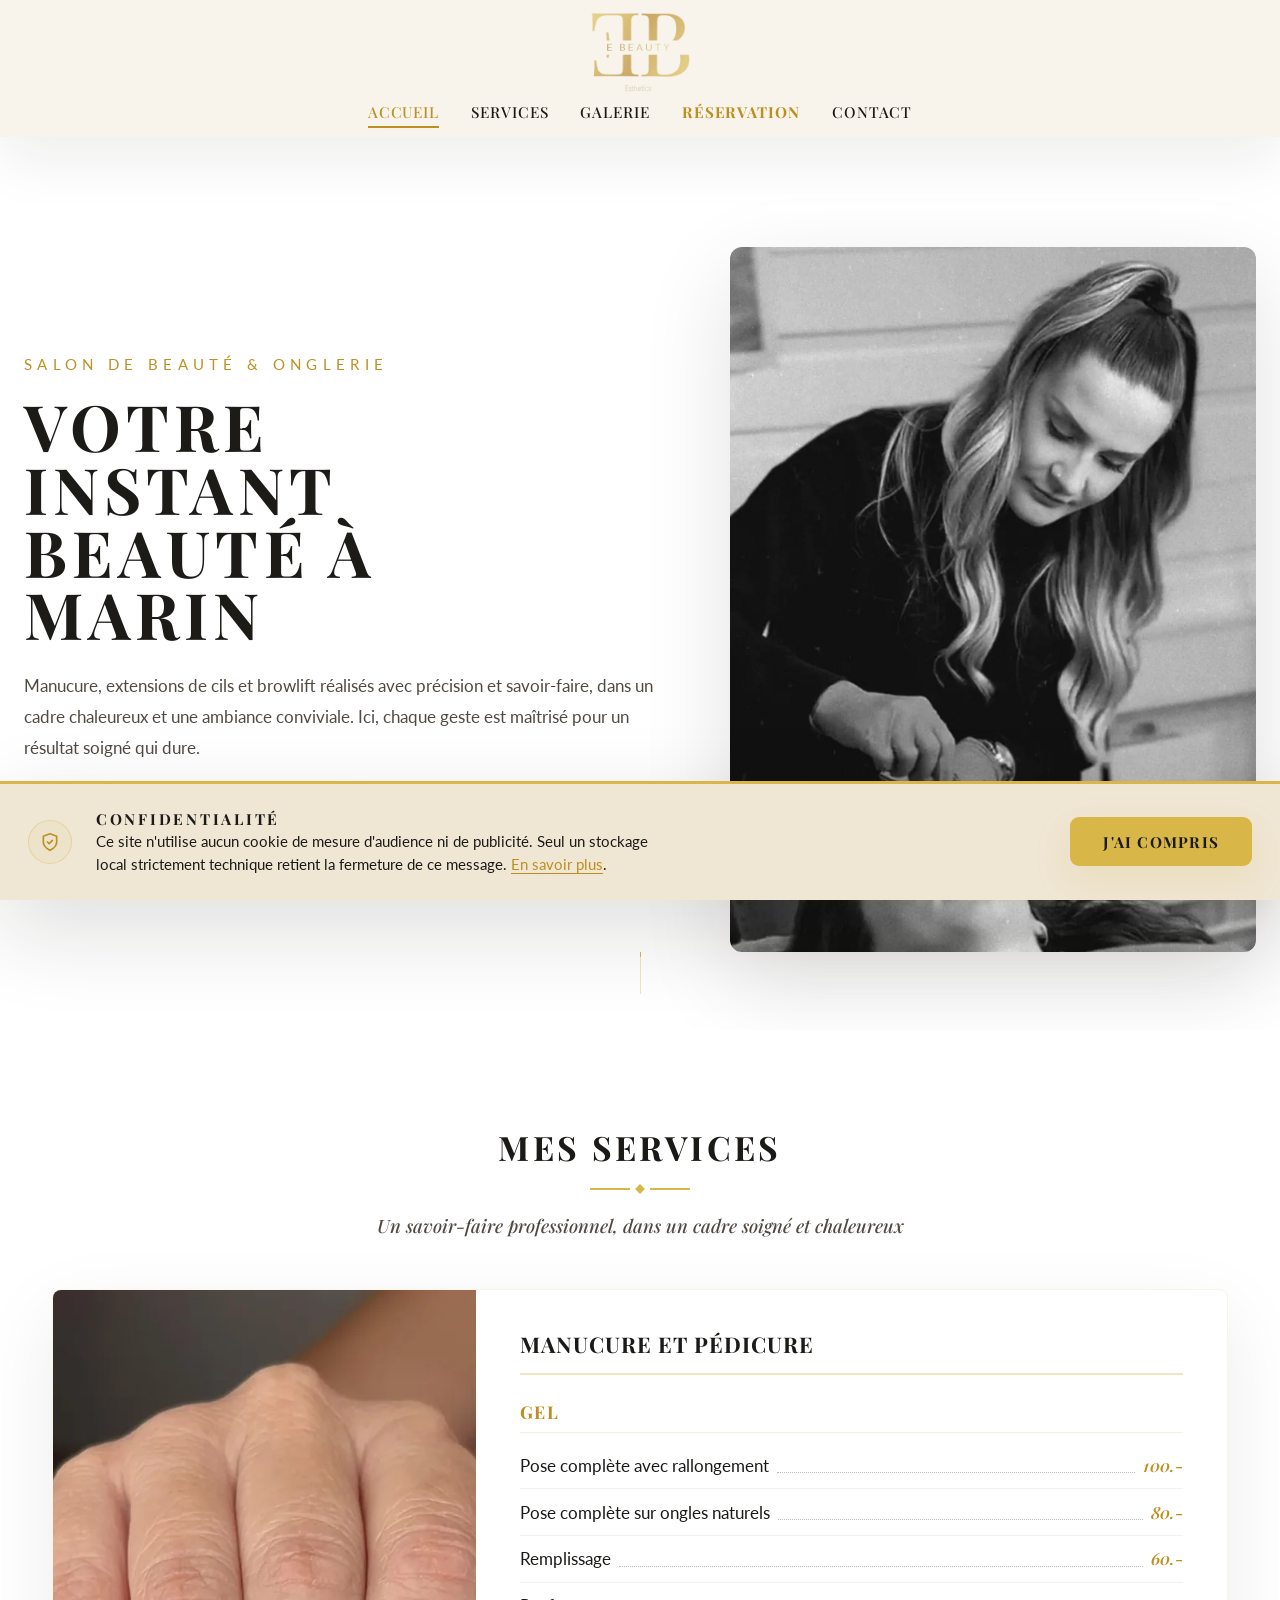
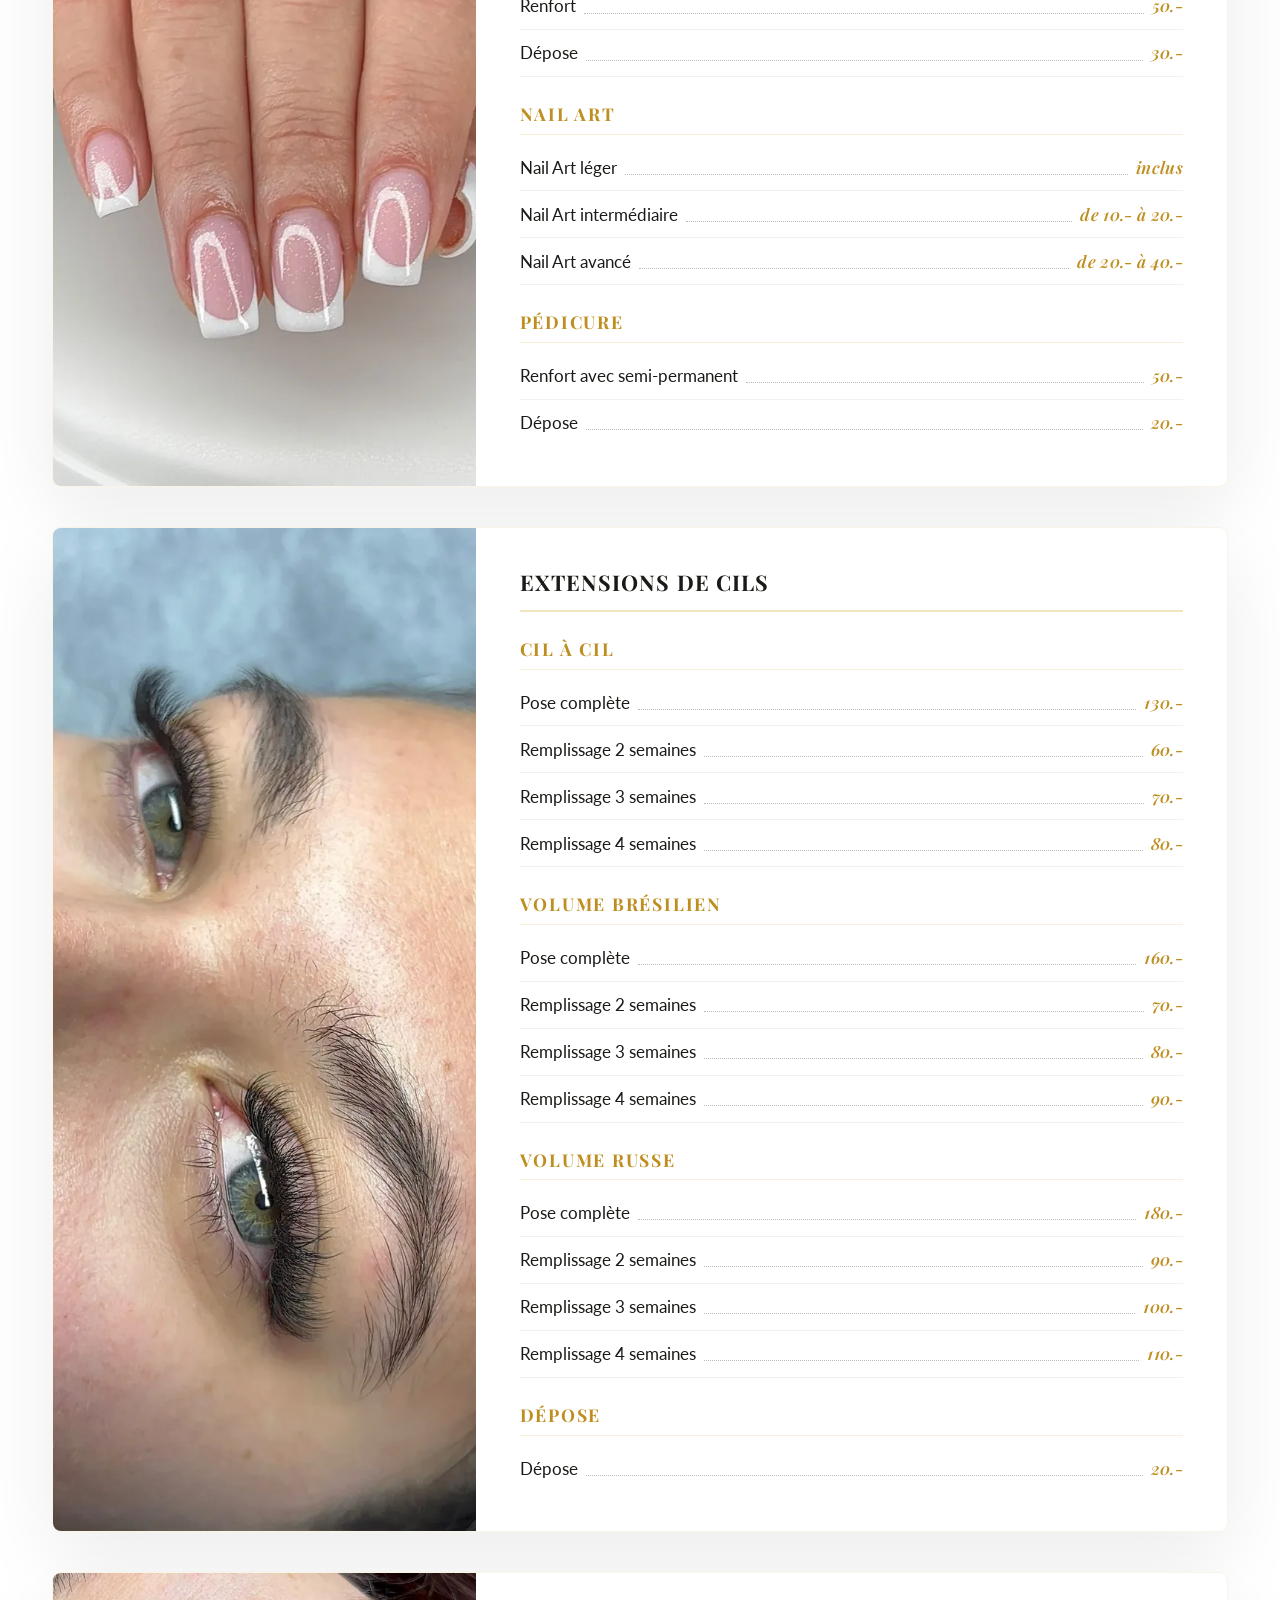
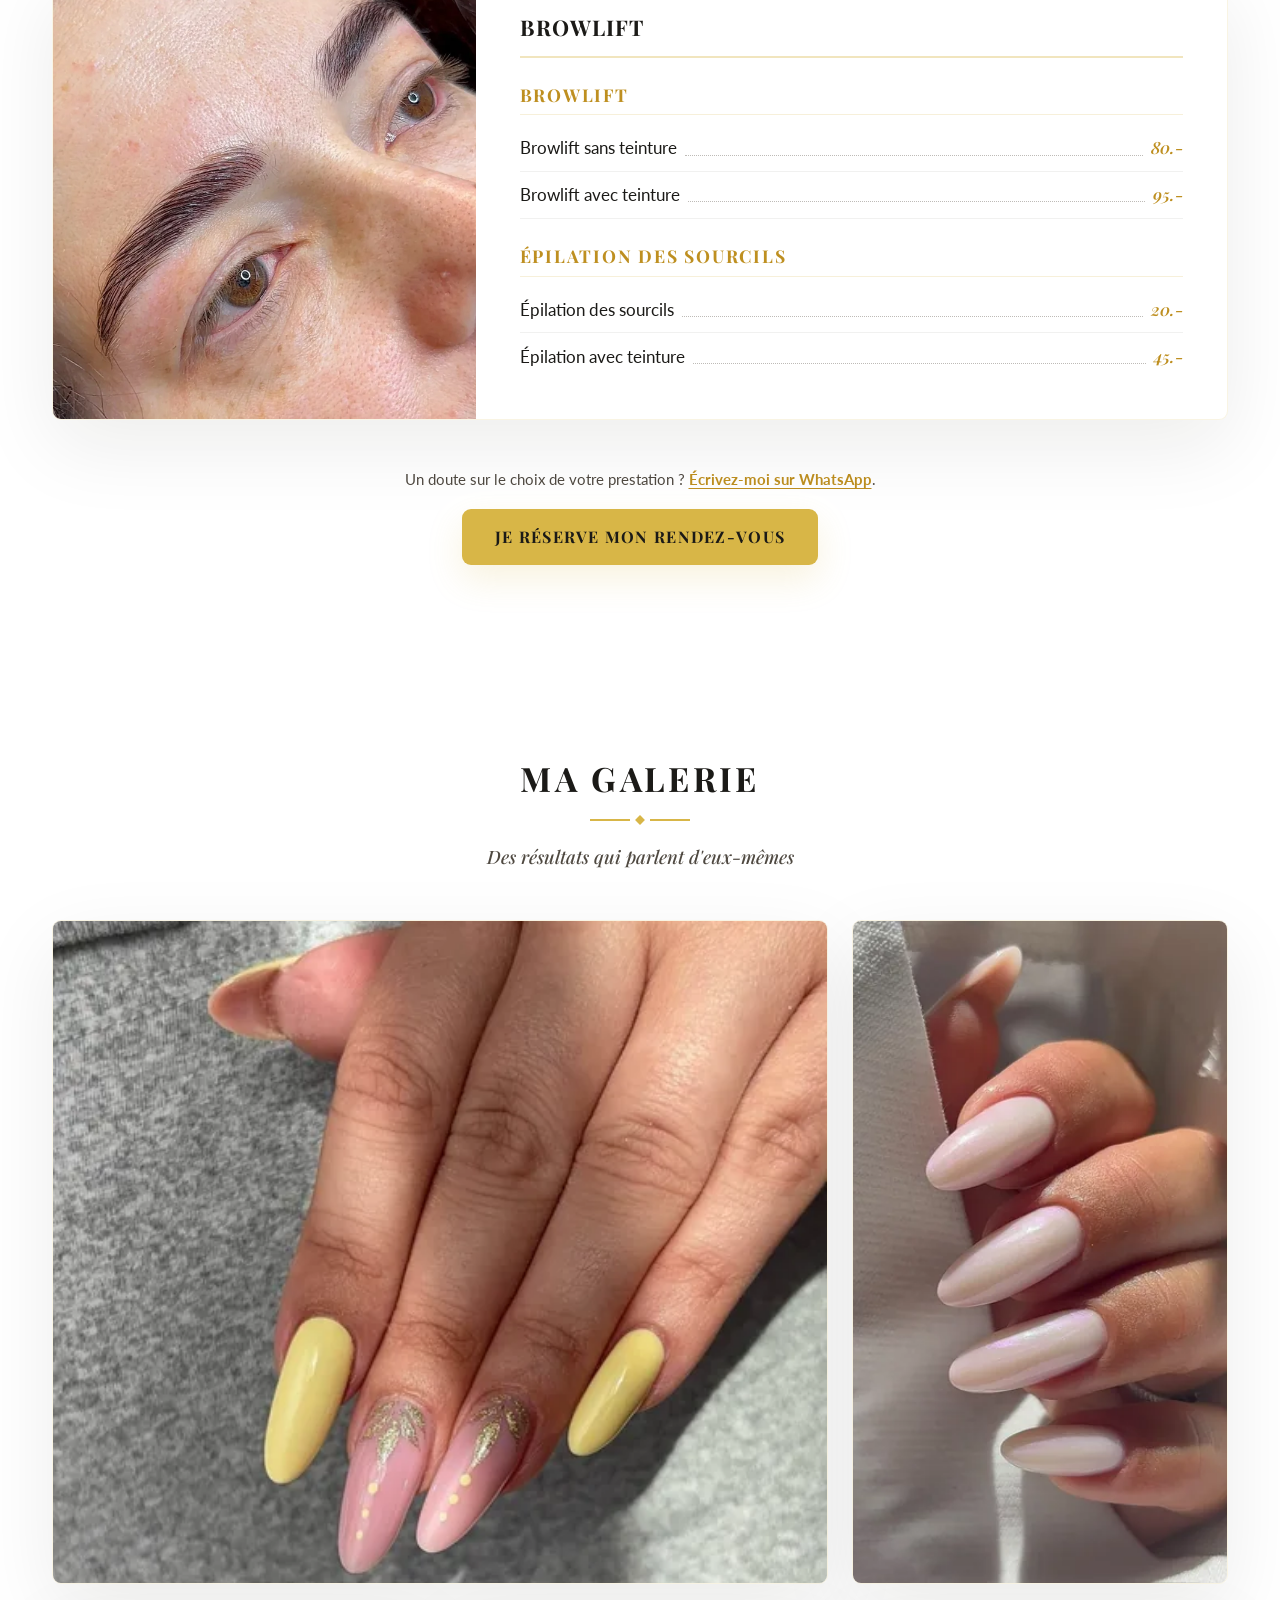
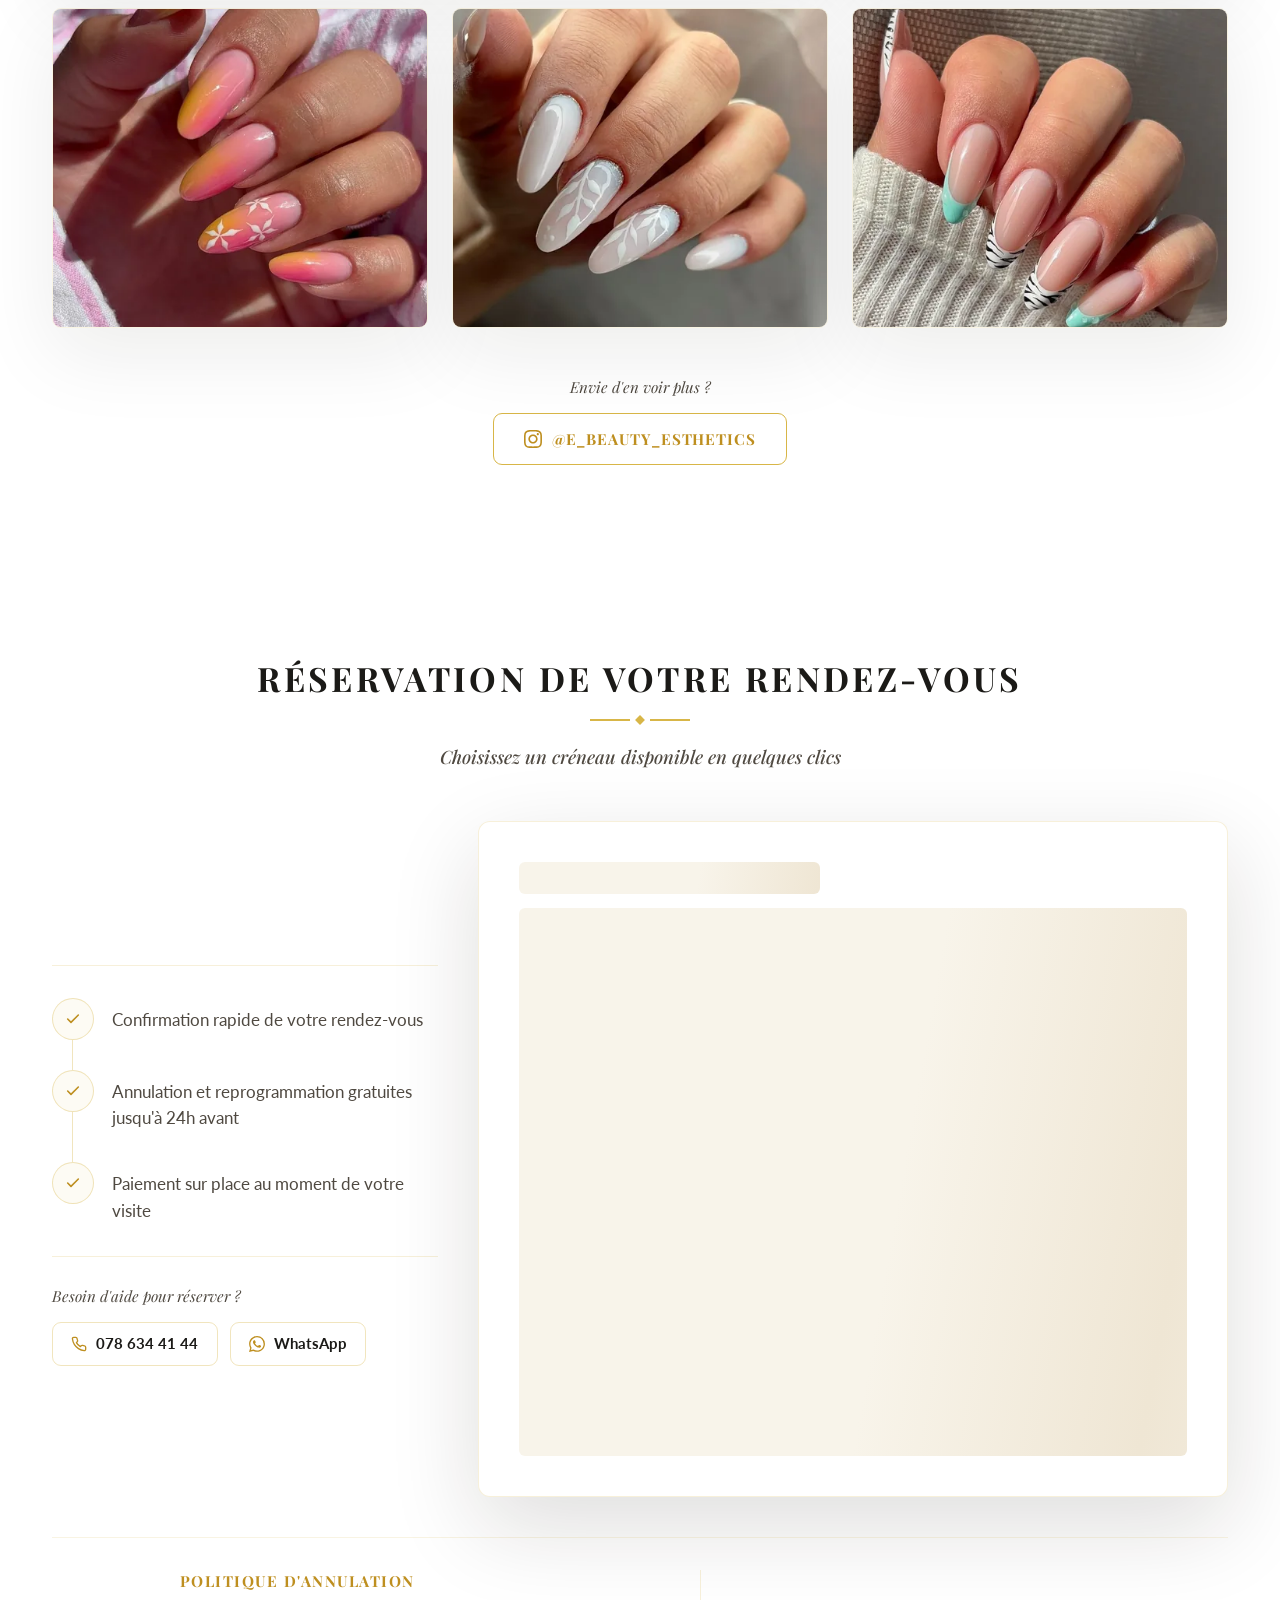
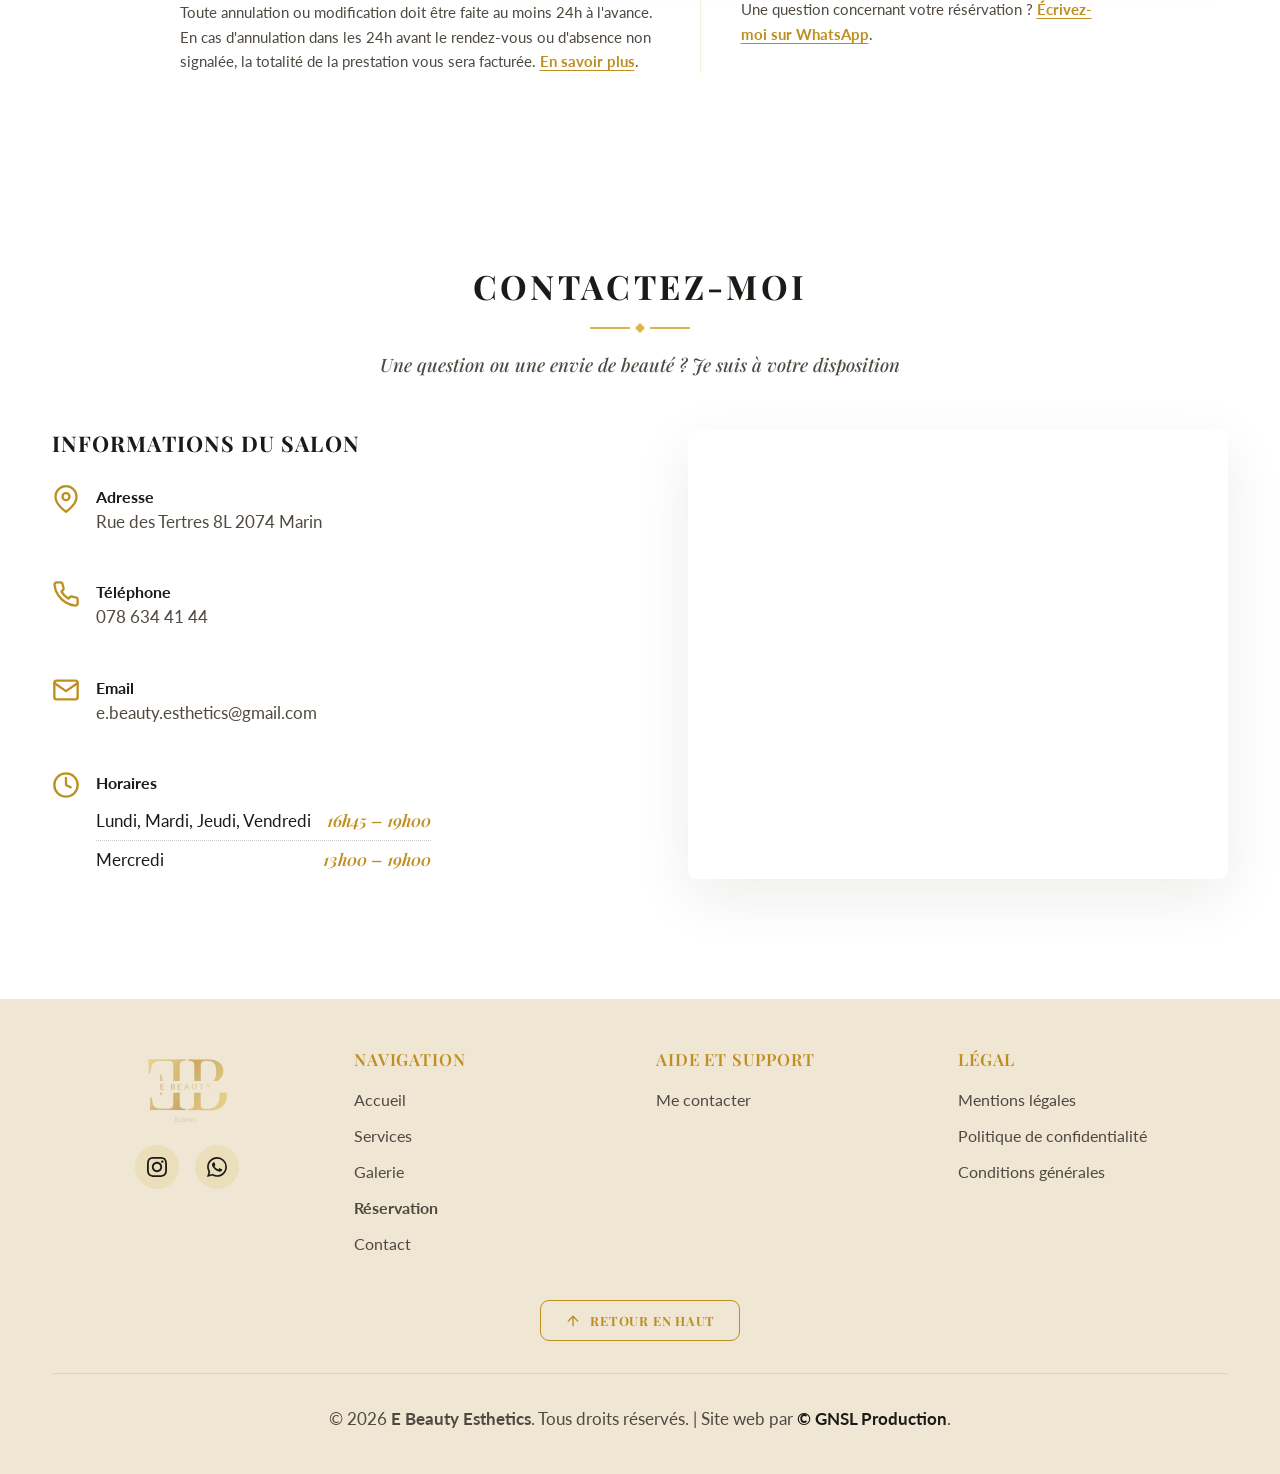
<file: index.html>
<!DOCTYPE html>
<html lang="fr">
<head>
    <meta charset="UTF-8">

    <link rel="icon" type="image/x-icon" href="assets/images/favicon.ico">
    <link rel="icon" type="image/png" sizes="16x16" href="assets/images/favicon-16.png">
    <link rel="icon" type="image/png" sizes="32x32" href="assets/images/favicon-32.png">
    <link rel="icon" type="image/png" sizes="192x192" href="assets/images/favicon-192.png">
    <link rel="apple-touch-icon" sizes="180x180" href="assets/images/apple-touch-icon.png">
    <link rel="manifest" href="site.webmanifest">
    <meta name="theme-color" content="#D4AF37">

    <meta name="viewport" content="width=device-width, initial-scale=1.0">
    <meta name="description" content="E Beauty Esthetics - Salon de beauté et onglerie à Marin-Epagnier">
    <meta name="keywords" content="ongles Marin, manucure Marin, pédicure Marin, sourcils Marin, épilation Marin, ongles sains, service express">

    <title>E Beauty Esthetics | Salon de beauté et Onglerie à Marin-Epagnier</title>

    <link rel="preconnect" href="https://fonts.googleapis.com">
    <link rel="preconnect" href="https://fonts.gstatic.com" crossorigin>
    <link href="https://fonts.googleapis.com/css2?family=Lato:wght@400;500;700&family=Playfair+Display:wght@400;500;600;700&display=swap" rel="stylesheet">
    <link rel="stylesheet" href="assets/css/style.css">
</head>

<body>
    <!-- ==================== SECTION: PRÉCHARGEUR ==================== -->
    <div class="page-loader" id="pageLoader" aria-hidden="true">
        <span class="page-loader-mark"><img src="assets/images/logo.webp" alt="E Beauty Esthetics" width="140" height="140"></span>
    </div>

    <!-- ==================== SECTION: HEADER (injecté par components.js) ==================== -->
    <div id="site-header"></div>

    <main id="main-content">
    <!-- ==================== SECTION: HERO ==================== -->
    <section id="accueil" class="hero">
        <div class="container hero-content">
            <div class="hero-text">
                <p class="subtitle">Salon de beauté & onglerie</p>
                <h1>Votre <br class="hero-break">instant <br class="hero-break">beauté à <br class="hero-break">Marin</h1>
                <p class="description">Manucure, extensions de cils et browlift réalisés avec précision et savoir-faire, dans un cadre chaleureux et une ambiance conviviale. Ici, chaque geste est maîtrisé pour un résultat soigné qui dure.</p>

                <a href="#reservation" class="cta-button">Réserver mon rendez-vous</a>
            </div>
            <div class="hero-image">
                <picture>
                    <source srcset="assets/images/accueil-480w.webp 480w, assets/images/accueil-700w.webp 700w, assets/images/accueil.webp 918w" sizes="(max-width: 768px) 100vw, 45vw" type="image/webp">
                    <img src="assets/images/accueil.png" width="918" height="1231" alt="E Beauty Esthetics - Salon d'ongles élégant à Marin" fetchpriority="high">
                </picture>
            </div>
        </div>
        <a href="#services" class="hero-scroll-cue" aria-label="Découvrir les services">
            <span class="hero-scroll-cue-track"><span class="hero-scroll-cue-dot"></span></span>
        </a>
    </section>

    <!-- ==================== SECTION: SERVICES ==================== -->
    <section id="services" class="section">
        <div class="container">
            <div class="section-header">
                <h2><span class="reveal-text">Mes Services</span></h2>
                <div class="line"></div>
                <p>Un savoir-faire professionnel, dans un cadre soigné et chaleureux</p>
            </div>
            <div class="services-grid">

                <!-- Carte : Manucure et Pédicure -->
                <div class="service-card">
                    <div class="service-image">
                        <picture>
                            <source srcset="assets/images/services/manucure-420w.webp 420w, assets/images/services/manucure-760w.webp 760w, assets/images/services/manucure.webp 1178w" sizes="(min-width: 900px) 36vw, 100vw" type="image/webp">
                            <img src="assets/images/services/manucure.jpg" width="924" height="1231" alt="Manucure - E Beauty Esthetics Marin" loading="lazy">
                        </picture>
                    </div>
                    <div class="service-content">
                        <h3>Manucure et Pédicure</h3>
                        <h4 class="service-subcategory">GEL</h4>
                        <div class="service-item">
                            <span class="service-name">Pose complète avec rallongement</span>
                            <span class="service-price">100.-</span>
                        </div>
                        <div class="service-item">
                            <span class="service-name">Pose complète sur ongles naturels</span>
                            <span class="service-price">80.-</span>
                        </div>
                        <div class="service-item">
                            <span class="service-name">Remplissage</span>
                            <span class="service-price">60.-</span>
                        </div>
                        <div class="service-item">
                            <span class="service-name">Renfort</span>
                            <span class="service-price">50.-</span>
                        </div>
                        <div class="service-item">
                            <span class="service-name">Dépose</span>
                            <span class="service-price">30.-</span>
                        </div>
                        <h4 class="service-subcategory">Nail Art</h4>
                        <div class="service-item">
                            <span class="service-name">Nail Art léger</span>
                            <span class="service-price">inclus</span>
                        </div>
                        <div class="service-item">
                            <span class="service-name">Nail Art intermédiaire</span>
                            <span class="service-price">de 10.- à 20.-</span>
                        </div>
                        <div class="service-item">
                            <span class="service-name">Nail Art avancé</span>
                            <span class="service-price">de 20.- à 40.-</span>
                        </div>
                        <h4 class="service-subcategory">Pédicure</h4>
                        <div class="service-item">
                            <span class="service-name">Renfort avec semi-permanent</span>
                            <span class="service-price">50.-</span>
                        </div>
                        <div class="service-item">
                            <span class="service-name">Dépose</span>
                            <span class="service-price">20.-</span>
                        </div>
                    </div>
                </div>

                <!-- Carte : Extensions de cils -->
                <div class="service-card">
                    <div class="service-image">
                        <picture>
                            <source srcset="assets/images/services/extensions-de-cils-420w.webp 420w, assets/images/services/extensions-de-cils-760w.webp 760w, assets/images/services/extensions-de-cils.webp 1180w" sizes="(min-width: 900px) 36vw, 100vw" type="image/webp">
                            <img src="assets/images/services/extensions-de-cils.jpg" width="1180" height="2095" alt="Lashes - E Beauty Esthetics Marin" loading="lazy">
                        </picture>
                    </div>
                    <div class="service-content">
                        <h3>Extensions de cils</h3>
                        <h4 class="service-subcategory">CIL à CIL</h4>
                        <div class="service-item">
                            <span class="service-name">Pose complète</span>
                            <span class="service-price">130.-</span>
                        </div>
                        <div class="service-item">
                            <span class="service-name">Remplissage 2 semaines</span>
                            <span class="service-price">60.-</span>
                        </div>
                        <div class="service-item">
                            <span class="service-name">Remplissage 3 semaines</span>
                            <span class="service-price">70.-</span>
                        </div>
                        <div class="service-item">
                            <span class="service-name">Remplissage 4 semaines</span>
                            <span class="service-price">80.-</span>
                        </div>
                        <h4 class="service-subcategory">Volume brésilien</h4>
                        <div class="service-item">
                            <span class="service-name">Pose complète</span>
                            <span class="service-price">160.-</span>
                        </div>
                        <div class="service-item">
                            <span class="service-name">Remplissage 2 semaines</span>
                            <span class="service-price">70.-</span>
                        </div>
                        <div class="service-item">
                            <span class="service-name">Remplissage 3 semaines</span>
                            <span class="service-price">80.-</span>
                        </div>
                        <div class="service-item">
                            <span class="service-name">Remplissage 4 semaines</span>
                            <span class="service-price">90.-</span>
                        </div>
                        <h4 class="service-subcategory">Volume russe</h4>
                        <div class="service-item">
                            <span class="service-name">Pose complète</span>
                            <span class="service-price">180.-</span>
                        </div>
                        <div class="service-item">
                            <span class="service-name">Remplissage 2 semaines</span>
                            <span class="service-price">90.-</span>
                        </div>
                        <div class="service-item">
                            <span class="service-name">Remplissage 3 semaines</span>
                            <span class="service-price">100.-</span>
                        </div>
                        <div class="service-item">
                            <span class="service-name">Remplissage 4 semaines</span>
                            <span class="service-price">110.-</span>
                        </div>
                        <h4 class="service-subcategory">Dépose</h4>
                        <div class="service-item">
                            <span class="service-name">Dépose</span>
                            <span class="service-price">20.-</span>
                        </div>
                    </div>
                </div>

                <!-- Carte : Browlift -->
                <div class="service-card">
                    <div class="service-image">
                        <picture>
                            <source srcset="assets/images/services/browlift-420w.webp 420w, assets/images/services/browlift-760w.webp 760w, assets/images/services/browlift.webp 1179w" sizes="(min-width: 900px) 36vw, 100vw" type="image/webp">
                            <img src="assets/images/services/browlift.jpg" width="1179" height="1149" alt="Brow lift - E Beauty Esthetics Marin" loading="lazy">
                        </picture>
                    </div>
                    <div class="service-content">
                        <h3>Browlift</h3>
                        <h4 class="service-subcategory">Browlift</h4>
                        <div class="service-item">
                            <span class="service-name">Browlift sans teinture</span>
                            <span class="service-price">80.-</span>
                        </div>
                        <div class="service-item">
                            <span class="service-name">Browlift avec teinture</span>
                            <span class="service-price">95.-</span>
                        </div>
                        <h4 class="service-subcategory">épilation des sourcils</h4>
                        <div class="service-item">
                            <span class="service-name">Épilation des sourcils</span>
                            <span class="service-price">20.-</span>
                        </div>
                        <div class="service-item">
                            <span class="service-name">Épilation avec teinture</span>
                            <span class="service-price">45.-</span>
                        </div>
                    </div>
                </div>
            </div>

            <div class="services-cta">
                <p class="services-cta-note">Un doute sur le choix de votre prestation ? <a href="https://wa.me/41786344144" target="_blank" rel="noopener noreferrer">Écrivez-moi sur WhatsApp</a>.</p>
                <a href="#reservation" class="cta-button">Je réserve mon rendez-vous</a>
            </div>
        </div>
    </section>

    <!-- ==================== SECTION: GALERIE ==================== -->
    <section id="galerie" class="section section-bg-gray">
        <div class="container">
            <div class="section-header">
                <h2><span class="reveal-text">Ma galerie</span></h2>
                <div class="line"></div>
                <p>Des résultats qui parlent d'eux-mêmes</p>
            </div>
            <div class="gallery-grid">
                <button type="button" class="gallery-item" data-full="assets/images/galerie/manucure1.jpg" data-caption="Manucure jaune et rose pastel avec nail art doré en forme de feuille" aria-label="Agrandir : manucure jaune pastel avec nail art doré en forme de feuille sur fond nude">
                    <picture>
                        <source srcset="assets/images/galerie/manucure1-480w.webp 480w, assets/images/galerie/manucure1-860w.webp 860w, assets/images/galerie/manucure1.webp 1179w" sizes="(max-width: 767px) 100vw, (max-width: 1400px) 33vw, 460px" type="image/webp">
                        <img src="assets/images/galerie/manucure1.jpg" width="1179" height="1474" alt="Manucure jaune et rose pastel avec nail art doré en forme de feuille" loading="lazy">
                    </picture>
                    <span class="gallery-caption" aria-hidden="true">
                        <span class="gallery-kicker">Manucure</span>
                        <span class="gallery-caption-text">Jaune et rose pastel, nail art doré en forme de feuille</span>
                    </span>
                </button>

                <button type="button" class="gallery-item" data-full="assets/images/galerie/manucure2.jpg" data-caption="Manucure nude nacré effet lait, ongles en forme d'amande allongée" aria-label="Agrandir : manucure nude nacré effet lait, ongles en forme d'amande allongée">
                    <picture>
                        <source srcset="assets/images/galerie/manucure2-480w.webp 480w, assets/images/galerie/manucure2-860w.webp 860w, assets/images/galerie/manucure2.webp 1179w" sizes="(max-width: 767px) 100vw, (max-width: 1400px) 33vw, 460px" type="image/webp">
                        <img src="assets/images/galerie/manucure2.jpg" width="1179" height="1474" alt="Manucure nude nacré effet lait, ongles en forme d'amande allongée" loading="lazy">
                    </picture>
                    <span class="gallery-caption" aria-hidden="true">
                        <span class="gallery-kicker">Manucure</span>
                        <span class="gallery-caption-text">Nude nacré effet lait, forme amande allongée</span>
                    </span>
                </button>

                <button type="button" class="gallery-item" data-full="assets/images/galerie/manucure3.jpg" data-caption="Manucure dégradé rose-orange façon coucher de soleil avec nail art fleur blanche" aria-label="Agrandir : manucure dégradé rose-orange façon coucher de soleil avec nail art fleur blanche">
                    <picture>
                        <source srcset="assets/images/galerie/manucure3-480w.webp 480w, assets/images/galerie/manucure3-860w.webp 860w, assets/images/galerie/manucure3.webp 1179w" sizes="(max-width: 767px) 100vw, (max-width: 1400px) 33vw, 460px" type="image/webp">
                        <img src="assets/images/galerie/manucure3.jpg" width="1179" height="1474" alt="Manucure dégradé rose-orange façon coucher de soleil avec nail art fleur blanche" loading="lazy">
                    </picture>
                    <span class="gallery-caption" aria-hidden="true">
                        <span class="gallery-kicker">Manucure</span>
                        <span class="gallery-caption-text">Dégradé rose-orange, nail art fleur blanche</span>
                    </span>
                </button>

                <button type="button" class="gallery-item" data-full="assets/images/galerie/manucure4.jpg" data-caption="Manucure blanche avec motif feuillage délicat sur fond nude" aria-label="Agrandir : manucure blanche avec motif feuillage délicat sur fond nude">
                    <picture>
                        <source srcset="assets/images/galerie/manucure4-480w.webp 480w, assets/images/galerie/manucure4-860w.webp 860w, assets/images/galerie/manucure4.webp 1114w" sizes="(max-width: 767px) 100vw, (max-width: 1400px) 33vw, 460px" type="image/webp">
                        <img src="assets/images/galerie/manucure4.jpg" width="1114" height="1392" alt="Manucure blanche avec motif feuillage délicat sur fond nude" loading="lazy">
                    </picture>
                    <span class="gallery-caption" aria-hidden="true">
                        <span class="gallery-kicker">Manucure</span>
                        <span class="gallery-caption-text">Blanche, motif feuillage délicat sur fond nude</span>
                    </span>
                </button>

                <button type="button" class="gallery-item" data-full="assets/images/galerie/manucure5.jpg" data-caption="French manucure nude revisitée avec liseré vert menthe et motif zébré" aria-label="Agrandir : french manucure nude revisitée avec liseré vert menthe et motif zébré">
                    <picture>
                        <source srcset="assets/images/galerie/manucure5-480w.webp 480w, assets/images/galerie/manucure5-860w.webp 860w, assets/images/galerie/manucure5.webp 1179w" sizes="(max-width: 767px) 100vw, (max-width: 1400px) 33vw, 460px" type="image/webp">
                        <img src="assets/images/galerie/manucure5.jpg" width="1179" height="1474" alt="French manucure nude revisitée avec liseré vert menthe et motif zébré" loading="lazy">
                    </picture>
                    <span class="gallery-caption" aria-hidden="true">
                        <span class="gallery-kicker">Manucure</span>
                        <span class="gallery-caption-text">French revisitée, liseré vert menthe et motif zébré</span>
                    </span>
                </button>
            </div>

            <div class="gallery-footer">
                <p class="gallery-footer-lead">Envie d'en voir plus ?</p>
                <a href="https://www.instagram.com/e_beauty_esthetics/" target="_blank" rel="noopener noreferrer" class="instagram-cta">
                    <svg width="18" height="18" fill="currentColor"><use href="#icon-instagram"></use></svg>
                    <span>@e_beauty_esthetics</span>
                </a>
            </div>
        </div>
    </section>

    <!-- ==================== SECTION: RÉSERVATION ==================== -->
    <section id="reservation" class="section">
        <div class="container">
            <div class="section-header">
                <h2><span class="reveal-text">Réservation de votre rendez-vous</span></h2>
                <div class="line"></div>
                <p>Choisissez un créneau disponible en quelques clics</p>
            </div>

            <div class="reservation-layout">
                <div class="reservation-concierge">
                    <p class="concierge-kicker"></p>

                    <ul class="reservation-perks">
                        <li>
                            <span class="perk-icon"><svg width="16" height="16" aria-hidden="true"><use href="#icon-check"></use></svg></span>
                            <span class="perk-text">Confirmation rapide de votre rendez-vous</span>
                        </li>
                        <li>
                            <span class="perk-icon"><svg width="16" height="16" aria-hidden="true"><use href="#icon-check"></use></svg></span>
                            <span class="perk-text">Annulation et reprogrammation gratuites jusqu'à 24h avant</span>
                        </li>
                        <li>
                            <span class="perk-icon"><svg width="16" height="16" aria-hidden="true"><use href="#icon-check"></use></svg></span>
                            <span class="perk-text">Paiement sur place au moment de votre visite</span>
                        </li>
                    </ul>

                    <div class="concierge-contact">
                        <p>Besoin d'aide pour réserver ?</p>
                        <div class="concierge-contact-actions">
                            <a href="tel:+41786344144" class="concierge-link">
                                <svg width="16" height="16" viewBox="0 0 24 24" fill="none" stroke="currentColor" stroke-width="2" stroke-linecap="round" stroke-linejoin="round" aria-hidden="true">
                                    <path d="M22 16.92v3a2 2 0 0 1-2.18 2 19.79 19.79 0 0 1-8.63-3.07 19.5 19.5 0 0 1-6-6 19.79 19.79 0 0 1-3.07-8.67A2 2 0 0 1 4.11 2h3a2 2 0 0 1 2 1.72 12.84 12.84 0 0 0 .7 2.81 2 2 0 0 1-.45 2.11L8.09 9.91a16 16 0 0 0 6 6l1.27-1.27a2 2 0 0 1 2.11-.45 12.84 12.84 0 0 0 2.81.7A2 2 0 0 1 22 16.92z"></path>
                                </svg>
                                <span>078 634 41 44</span>
                            </a>
                            <a href="https://wa.me/41786344144" target="_blank" rel="noopener noreferrer" class="concierge-link">
                                <svg width="16" height="16" fill="currentColor" aria-hidden="true"><use href="#icon-whatsapp"></use></svg>
                                <span>WhatsApp</span>
                            </a>
                        </div>
                    </div>
                </div>

                <div class="reservation-calendar-panel">

                    <div class="cal-embed-frame">
                        <div class="cal-embed-wrap">
                            <div class="cal-embed" id="my-cal-inline-booking"></div>
                            <div class="cal-embed-skeleton" id="calSkeleton" aria-hidden="true">
                                <span class="cal-embed-skeleton-bar cal-embed-skeleton-bar--header"></span>
                                <span class="cal-embed-skeleton-bar cal-embed-skeleton-bar--grid"></span>
                            </div>
                        </div>
                        <script type="text/javascript">
                            (function (C, A, L) { let p = function (a, ar) { a.q.push(ar); }; let d = C.document; C.Cal = C.Cal || function () { let cal = C.Cal; let ar = arguments; if (!cal.loaded) { cal.ns = {}; cal.q = cal.q || []; d.head.appendChild(d.createElement("script")).src = A; cal.loaded = true; } if (ar[0] === L) { const api = function () { p(api, arguments); }; const namespace = ar[1]; api.q = api.q || []; if(typeof namespace === "string"){cal.ns[namespace] = cal.ns[namespace] || api;p(cal.ns[namespace], ar);p(cal, ["initNamespace", namespace]);} else p(cal, ar); return;} p(cal, ar); }; })(window, "https://app.cal.eu/embed/embed.js", "init");
                             Cal("init", "booking", {origin:"https://app.cal.eu"});
                             Cal.config = Cal.config || {};
                             Cal.config.forwardQueryParams = true;

                               Cal.ns.booking("inline", {
                                 elementOrSelector:"#my-cal-inline-booking",
                                 config: {"layout":"month_view","useSlotsViewOnSmallScreen":"true","theme":"light"},
                                 calLink: "e.beauty.esthetics/booking",
                               });

                               Cal.ns.booking("ui", {"theme":"light","cssVarsPerTheme":{"light":{"cal-brand":"#D4AF37","cal-text":"#1B1A17","cal-text-muted":"#4F4941","cal-bg":"#FFFFFF","cal-bg-muted":"#F8F4EA","cal-border":"#EFE6D4","cal-border-emphasis":"#D4AF37"}},"hideEventTypeDetails":true,"layout":"month_view"});
                        </script>
                    </div>
                </div>
            </div>

            <div class="reservation-footer">
                <div class="reservation-policy">
                    <h4>Politique d'annulation</h4>
                    <p>Toute annulation ou modification doit être faite au moins 24h à l'avance. En cas d'annulation dans les 24h avant le rendez-vous ou d'absence non signalée, la totalité de la prestation vous sera facturée. <a href="/pages/conditions-generales.html" target="_blank">En savoir plus</a>.</p>
                </div>
                <div class="reservation-footer-divider" aria-hidden="true"></div>
                <p class="reservation-note">Une question concernant votre résérvation ? <a href="https://wa.me/41786344144" target="_blank">Écrivez-moi sur WhatsApp</a>.</p>
            </div>
        </div>
    </section>

    <!-- ==================== SECTION: CONTACT ==================== -->
    <section id="contact" class="section section-bg-gray">
        <div class="container">
            <div class="section-header">
                <h2><span class="reveal-text">Contactez-moi</span></h2>
                <div class="line"></div>
                <p>Une question ou une envie de beauté ? Je suis à votre disposition</p>
            </div>
            <div class="contact-grid">
                <div class="contact-info">
                    <h3>Informations du Salon</h3>
                    <div class="contact-item">
                        <div class="contact-icon">
                            <svg xmlns="http://www.w3.org/2000/svg" viewBox="0 0 24 24" fill="none" stroke="currentColor" stroke-width="2" stroke-linecap="round" stroke-linejoin="round" aria-hidden="true">
                                <path d="M21 10c0 7-9 13-9 13s-9-6-9-13a9 9 0 0 1 18 0z"></path>
                                <circle cx="12" cy="10" r="3"></circle>
                            </svg>
                        </div>
                        <div>
                            <strong>Adresse</strong>
                            <p>Rue des Tertres 8L 2074 Marin</p>
                        </div>
                    </div>
                    <div class="contact-item">
                        <div class="contact-icon">
                            <svg xmlns="http://www.w3.org/2000/svg" viewBox="0 0 24 24" fill="none" stroke="currentColor" stroke-width="2" stroke-linecap="round" stroke-linejoin="round" aria-hidden="true">
                                <path d="M22 16.92v3a2 2 0 0 1-2.18 2 19.79 19.79 0 0 1-8.63-3.07 19.5 19.5 0 0 1-6-6 19.79 19.79 0 0 1-3.07-8.67A2 2 0 0 1 4.11 2h3a2 2 0 0 1 2 1.72 12.84 12.84 0 0 0 .7 2.81 2 2 0 0 1-.45 2.11L8.09 9.91a16 16 0 0 0 6 6l1.27-1.27a2 2 0 0 1 2.11-.45 12.84 12.84 0 0 0 2.81.7A2 2 0 0 1 22 16.92z"></path>
                            </svg>
                        </div>
                        <div>
                            <strong>Téléphone</strong>
                            <p><a href="tel:+41786344144">078 634 41 44</a></p>
                        </div>
                    </div>
                    <div class="contact-item">
                        <div class="contact-icon">
                            <svg xmlns="http://www.w3.org/2000/svg" viewBox="0 0 24 24" fill="none" stroke="currentColor" stroke-width="2" stroke-linecap="round" stroke-linejoin="round" aria-hidden="true">
                                <path d="M4 4h16c1.1 0 2 .9 2 2v12c0 1.1-.9 2-2 2H4c-1.1 0-2-.9-2-2V6c0-1.1.9-2 2-2z"></path>
                                <polyline points="22,6 12,13 2,6"></polyline>
                            </svg>
                        </div>
                        <div>
                            <strong>Email</strong>
                            <p><a href="mailto:e.beauty.esthetics@gmail.com">e.beauty.esthetics@gmail.com</a></p>
                        </div>
                    </div>
                    <div class="contact-item">
                        <div class="contact-icon">
                            <svg xmlns="http://www.w3.org/2000/svg" viewBox="0 0 24 24" fill="none" stroke="currentColor" stroke-width="2" stroke-linecap="round" stroke-linejoin="round" aria-hidden="true">
                                <circle cx="12" cy="12" r="10"></circle>
                                <polyline points="12 6 12 12 16 14"></polyline>
                            </svg>
                        </div>
                        <div>
                            <strong>Horaires</strong>
                            <dl class="hours-list">
                                <div class="hours-row">
                                    <dt>Lundi, Mardi, Jeudi, Vendredi</dt>
                                    <dd>16h45 – 19h00</dd>
                                </div>
                                <div class="hours-row">
                                    <dt>Mercredi</dt>
                                    <dd>13h00 – 19h00</dd>
                                </div>
                            </dl>
                        </div>
                    </div>
                </div>
                <div class="map-section">
                    <iframe src="https://www.google.com/maps/embed?pb=!1m18!1m12!1m3!1d2720.678373709582!2d6.999151577403447!3d47.007287829169265!2m3!1f0!2f0!3f0!3m2!1i1024!2i768!4f13.1!3m3!1m2!1s0x478e09508da7581d%3A0xa6dac8b2eba8b581!2sRue%20des%20Tertres%208l%2C%202074%20Marin-Epagnier!5e0!3m2!1sfr!2sch!4v1784654773261!5m2!1sfr!2sch" width="600" height="450" style="border:0;" allowfullscreen="" loading="lazy" referrerpolicy="strict-origin-when-cross-origin"></iframe>
                </div>
            </div>
        </div>
    </section>
    </main>

    <!-- ==================== SECTION: FOOTER (injecté par components.js) ==================== -->
    <div id="site-footer"></div>

    <!-- ==================== SECTION: LIGHTBOX (GALERIE) ==================== -->
    <div class="lightbox" id="lightbox" role="dialog" aria-modal="true" aria-label="Photo agrandie" hidden>
        <button type="button" class="lightbox-nav lightbox-prev" id="lightboxPrev" aria-label="Photo précédente">&#10094;</button>
        <figure class="lightbox-figure">
            <button type="button" class="lightbox-close" id="lightboxClose" aria-label="Fermer la photo agrandie">&times;</button>
            <div class="lightbox-viewport" id="lightboxViewport">
                <div class="lightbox-track" id="lightboxTrack"></div>
            </div>
            <div class="lightbox-dots" id="lightboxDots" role="tablist" aria-label="Aller à une photo"></div>
            <figcaption id="lightboxCaption"></figcaption>
        </figure>
        <button type="button" class="lightbox-nav lightbox-next" id="lightboxNext" aria-label="Photo suivante">&#10095;</button>
    </div>

    <script src="assets/js/components.js" defer></script>
    <script src="assets/js/script.js" defer></script>

</body>
</html>
</file>
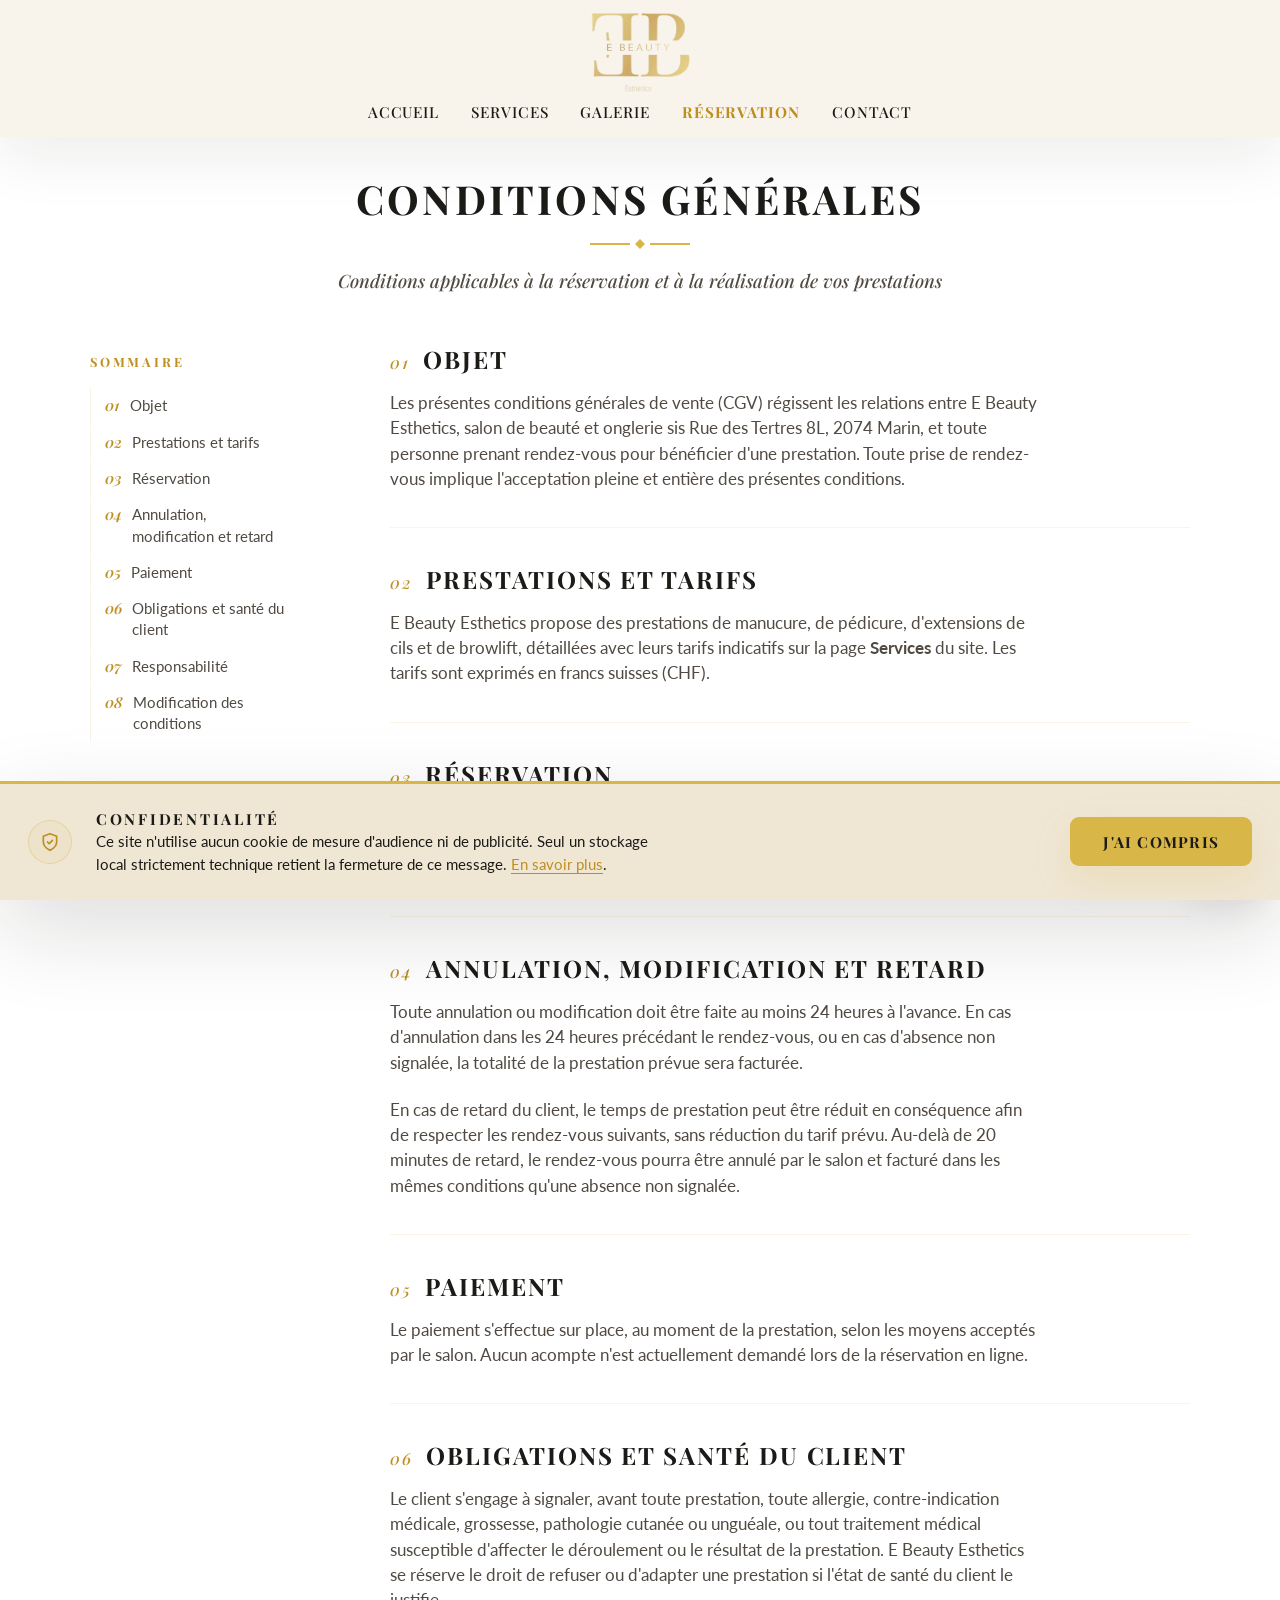
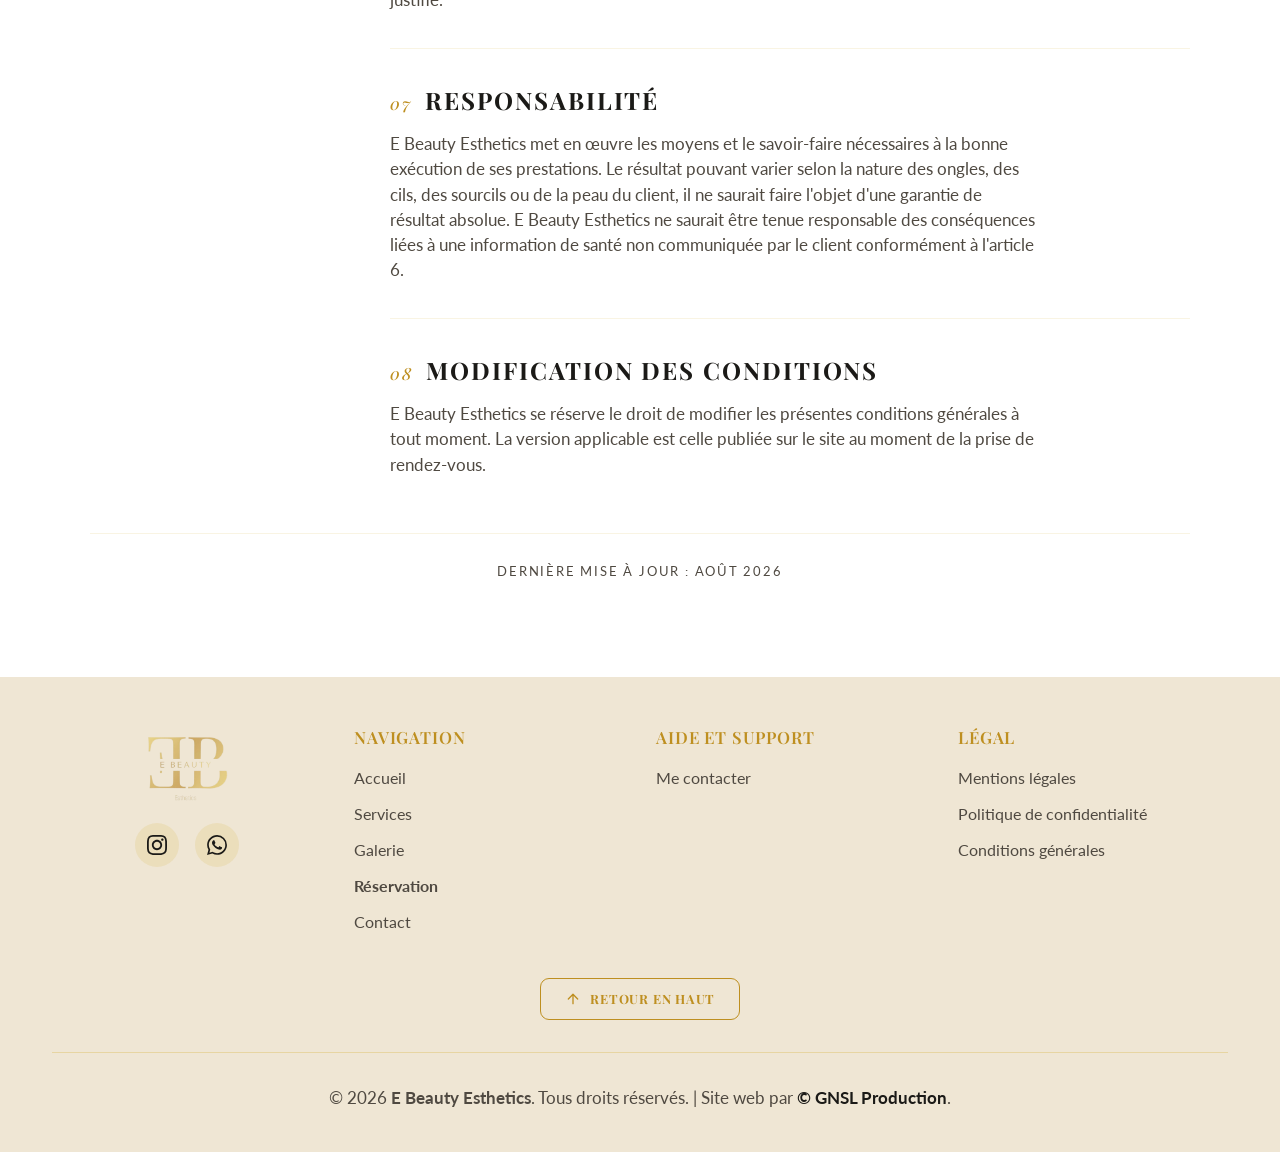
<file: pages/conditions-generales.html>
<!DOCTYPE html>
<html lang="fr">
<head>
    <meta charset="UTF-8">

    <link rel="icon" type="image/x-icon" href="../assets/images/favicon.ico">
    <link rel="icon" type="image/png" sizes="16x16" href="../assets/images/favicon-16.png">
    <link rel="icon" type="image/png" sizes="32x32" href="../assets/images/favicon-32.png">
    <link rel="icon" type="image/png" sizes="192x192" href="../assets/images/favicon-192.png">
    <link rel="apple-touch-icon" sizes="180x180" href="../assets/images/apple-touch-icon.png">
    <link rel="manifest" href="../site.webmanifest">
    <meta name="theme-color" content="#D4AF37">

    <meta name="viewport" content="width=device-width, initial-scale=1.0">
    <meta name="description" content="Conditions générales de vente de E Beauty Esthetics - salon de beauté et onglerie à Marin-Epagnier">

    <title>Conditions générales | E Beauty Esthetics</title>

    <link rel="preconnect" href="https://fonts.googleapis.com">
    <link rel="preconnect" href="https://fonts.gstatic.com" crossorigin>
    <link href="https://fonts.googleapis.com/css2?family=Lato:wght@400;500;700&family=Playfair+Display:wght@400;500;600;700&display=swap" rel="stylesheet">
    <link rel="stylesheet" href="../assets/css/style.css">
</head>

<body>
    <!-- ==================== SECTION: HEADER (injecté par components.js) ==================== -->
    <div id="site-header"></div>

    <!-- ==================== SECTION: CONDITIONS GÉNÉRALES ==================== -->
    <main id="main-content">
        <section class="section" style="padding-top: var(--header-offset);">
            <div class="container">
                <div class="section-header">
                    <h1>Conditions générales</h1>
                    <div class="line"></div>
                    <p>Conditions applicables à la réservation et à la réalisation de vos prestations</p>
                </div>

                <div class="legal-layout">
                    <nav class="legal-toc" aria-label="Sommaire">
                        <span class="legal-toc-label">Sommaire</span>
                        <a href="#objet"><span class="legal-toc-n">01</span> Objet</a>
                        <a href="#prestations-tarifs"><span class="legal-toc-n">02</span> Prestations et tarifs</a>
                        <a href="#reservation"><span class="legal-toc-n">03</span> Réservation</a>
                        <a href="#annulation"><span class="legal-toc-n">04</span> Annulation, modification et retard</a>
                        <a href="#paiement"><span class="legal-toc-n">05</span> Paiement</a>
                        <a href="#sante-client"><span class="legal-toc-n">06</span> Obligations et santé du client</a>
                        <a href="#responsabilite"><span class="legal-toc-n">07</span> Responsabilité</a>
                        <a href="#modification-cgv"><span class="legal-toc-n">08</span> Modification des conditions</a>
                    </nav>

                    <div class="legal-content">
                        <section class="legal-section" id="objet">
                            <h2><span class="legal-section-number">01</span>Objet</h2>
                            <p>Les présentes conditions générales de vente (CGV) régissent les relations entre E Beauty Esthetics, salon de beauté et onglerie sis Rue des Tertres 8L, 2074 Marin, et toute personne prenant rendez-vous pour bénéficier d'une prestation. Toute prise de rendez-vous implique l'acceptation pleine et entière des présentes conditions.</p>
                        </section>

                        <section class="legal-section" id="prestations-tarifs">
                            <h2><span class="legal-section-number">02</span>Prestations et tarifs</h2>
                            <p>E Beauty Esthetics propose des prestations de manucure, de pédicure, d'extensions de cils et de browlift, détaillées avec leurs tarifs indicatifs sur la page <a href="index.html#services"><strong>Services</strong></a> du site. Les tarifs sont exprimés en francs suisses (CHF).</p>
                        </section>

                        <section class="legal-section" id="reservation">
                            <h2><span class="legal-section-number">03</span>Réservation</h2>
                            <p>Les rendez-vous peuvent être pris via le calendrier de réservation en ligne. La réservation n'est confirmée qu'après réception d'une confirmation. Le client s'engage à fournir des coordonnées exactes permettant d'être contacté si nécessaire.</p>
                        </section>

                        <section class="legal-section" id="annulation">
                            <h2><span class="legal-section-number">04</span>Annulation, modification et retard</h2>
                            <p>Toute annulation ou modification doit être faite au moins 24 heures à l'avance. En cas d'annulation dans les 24 heures précédant le rendez-vous, ou en cas d'absence non signalée, la totalité de la prestation prévue sera facturée.</p>
                            <p>En cas de retard du client, le temps de prestation peut être réduit en conséquence afin de respecter les rendez-vous suivants, sans réduction du tarif prévu. Au-delà de 20 minutes de retard, le rendez-vous pourra être annulé par le salon et facturé dans les mêmes conditions qu'une absence non signalée.</p>
                        </section>

                        <section class="legal-section" id="paiement">
                            <h2><span class="legal-section-number">05</span>Paiement</h2>
                            <p>Le paiement s'effectue sur place, au moment de la prestation, selon les moyens acceptés par le salon. Aucun acompte n'est actuellement demandé lors de la réservation en ligne.</p>
                        </section>

                        <section class="legal-section" id="sante-client">
                            <h2><span class="legal-section-number">06</span>Obligations et santé du client</h2>
                            <p>Le client s'engage à signaler, avant toute prestation, toute allergie, contre-indication médicale, grossesse, pathologie cutanée ou unguéale, ou tout traitement médical susceptible d'affecter le déroulement ou le résultat de la prestation. E Beauty Esthetics se réserve le droit de refuser ou d'adapter une prestation si l'état de santé du client le justifie.</p>
                        </section>

                        <section class="legal-section" id="responsabilite">
                            <h2><span class="legal-section-number">07</span>Responsabilité</h2>
                            <p>E Beauty Esthetics met en œuvre les moyens et le savoir-faire nécessaires à la bonne exécution de ses prestations. Le résultat pouvant varier selon la nature des ongles, des cils, des sourcils ou de la peau du client, il ne saurait faire l'objet d'une garantie de résultat absolue. E Beauty Esthetics ne saurait être tenue responsable des conséquences liées à une information de santé non communiquée par le client conformément à l'article 6.</p>
                        </section>

                        <section class="legal-section" id="modification-cgv">
                            <h2><span class="legal-section-number">08</span>Modification des conditions</h2>
                            <p>E Beauty Esthetics se réserve le droit de modifier les présentes conditions générales à tout moment. La version applicable est celle publiée sur le site au moment de la prise de rendez-vous.</p>
                        </section>
                    </div>
                </div>

                <p class="legal-updated">Dernière mise à jour : Août 2026</p>

            </div>
        </section>
    </main>

    <!-- ==================== SECTION: FOOTER (injecté par components.js) ==================== -->
    <div id="site-footer"></div>

    <script src="../assets/js/components.js" defer></script>
    <script src="../assets/js/script.js" defer></script>

</body>
</html>
</file>
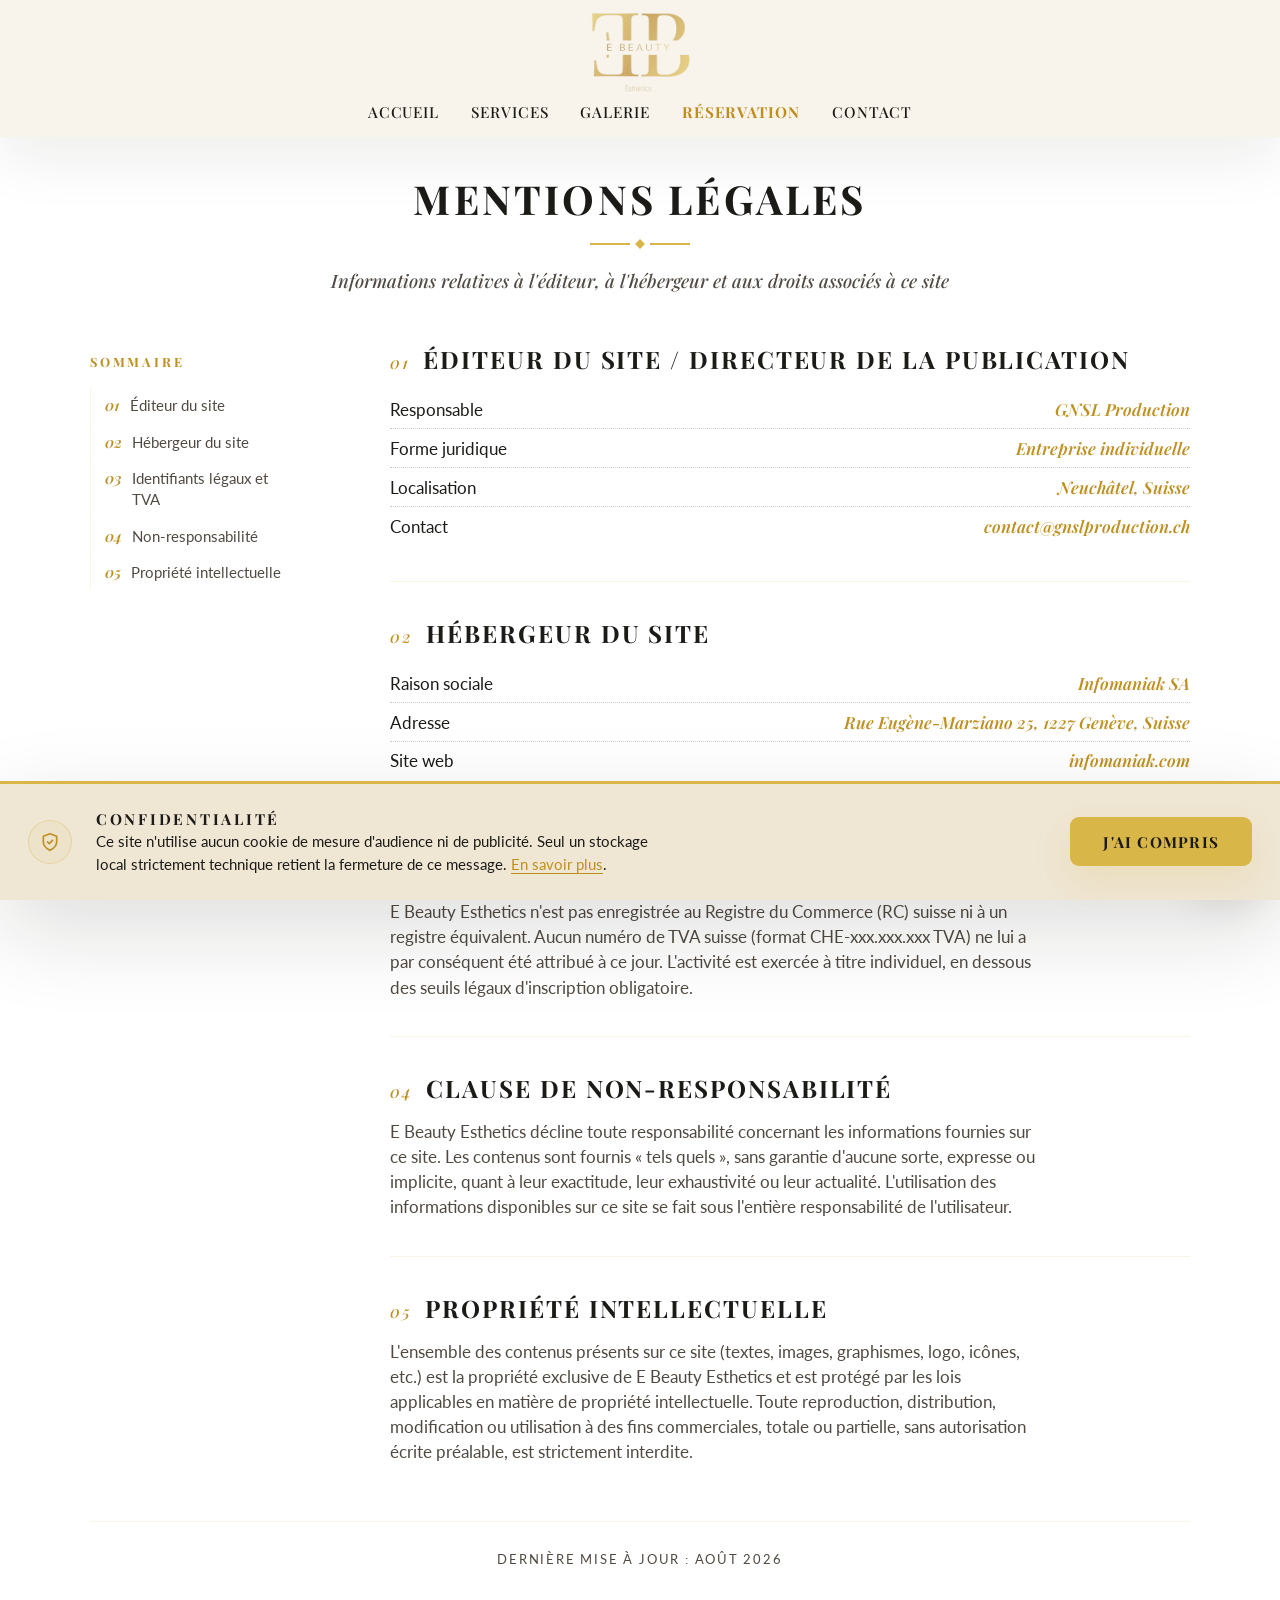
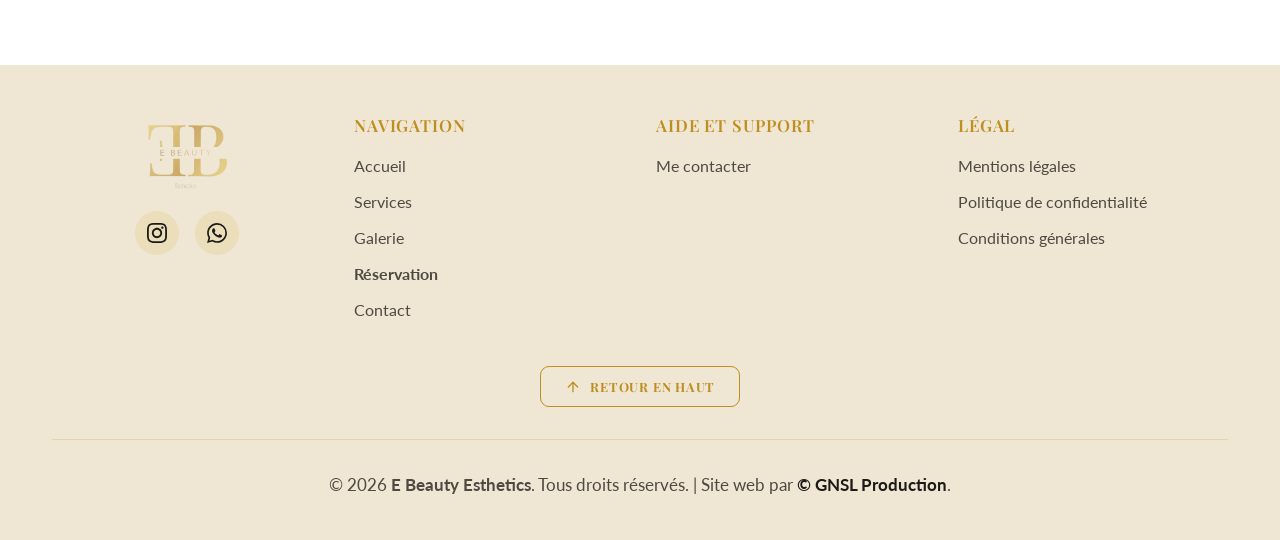
<file: pages/mentions-legales.html>
<!DOCTYPE html>
<html lang="fr">
<head>
    <meta charset="UTF-8">

    <link rel="icon" type="image/x-icon" href="../assets/images/favicon.ico">
    <link rel="icon" type="image/png" sizes="16x16" href="../assets/images/favicon-16.png">
    <link rel="icon" type="image/png" sizes="32x32" href="../assets/images/favicon-32.png">
    <link rel="icon" type="image/png" sizes="192x192" href="../assets/images/favicon-192.png">
    <link rel="apple-touch-icon" sizes="180x180" href="../assets/images/apple-touch-icon.png">
    <link rel="manifest" href="../site.webmanifest">
    <meta name="theme-color" content="#D4AF37">

    <meta name="viewport" content="width=device-width, initial-scale=1.0">
    <meta name="description" content="Mentions légales de E Beauty Esthetics - Salon de beauté et onglerie à Marin-Epagnier">

    <title>Mentions légales | E Beauty Esthetics</title>

    <link rel="preconnect" href="https://fonts.googleapis.com">
    <link rel="preconnect" href="https://fonts.gstatic.com" crossorigin>
    <link href="https://fonts.googleapis.com/css2?family=Lato:wght@400;500;700&family=Playfair+Display:wght@400;500;600;700&display=swap" rel="stylesheet">
    <link rel="stylesheet" href="../assets/css/style.css">
</head>

<body>
    <!-- ==================== SECTION: HEADER (injecté par components.js) ==================== -->
    <div id="site-header"></div>

    <!-- ==================== SECTION: MENTIONS LÉGALES ==================== -->
    <main id="main-content">
        <section class="section" style="padding-top: var(--header-offset);">
            <div class="container">
                <div class="section-header">
                    <h1>Mentions légales</h1>
                    <div class="line"></div>
                    <p>Informations relatives à l'éditeur, à l'hébergeur et aux droits associés à ce site</p>
                </div>

                <div class="legal-layout">
                    <nav class="legal-toc" aria-label="Sommaire">
                        <span class="legal-toc-label">Sommaire</span>
                        <a href="#editeur"><span class="legal-toc-n">01</span> Éditeur du site</a>
                        <a href="#hebergeur"><span class="legal-toc-n">02</span> Hébergeur du site</a>
                        <a href="#identifiants-tva"><span class="legal-toc-n">03</span> Identifiants légaux et TVA</a>
                        <a href="#non-responsabilite"><span class="legal-toc-n">04</span> Non-responsabilité</a>
                        <a href="#propriete-intellectuelle"><span class="legal-toc-n">05</span> Propriété intellectuelle</a>
                    </nav>

                    <div class="legal-content">
                        <section class="legal-section" id="editeur">
                            <h2><span class="legal-section-number">01</span>Éditeur du site / Directeur de la publication</h2>
                            <dl class="hours-list">
                                <div class="hours-row">
                                    <dt>Responsable</dt>
                                    <dd>GNSL Production</dd>
                                </div>
                                <div class="hours-row">
                                    <dt>Forme juridique</dt>
                                    <dd>Entreprise individuelle</dd>
                                </div>
                                <div class="hours-row">
                                    <dt>Localisation</dt>
                                    <dd>Neuchâtel, Suisse</dd>
                                </div>
                                <div class="hours-row">
                                    <dt>Contact</dt>
                                    <dd><a href="mailto:contact@gnslproduction.ch">contact@gnslproduction.ch</a></dd>
                                </div>
                            </dl>
                        </section>

                        <section class="legal-section" id="hebergeur">
                            <h2><span class="legal-section-number">02</span>Hébergeur du site</h2>
                            <dl class="hours-list">
                                <div class="hours-row">
                                    <dt>Raison sociale</dt>
                                    <dd>Infomaniak SA</dd>
                                </div>
                                <div class="hours-row">
                                    <dt>Adresse</dt>
                                    <dd>Rue Eugène-Marziano 25, 1227 Genève, Suisse</dd>
                                </div>
                                <div class="hours-row">
                                    <dt>Site web</dt>
                                    <dd><a href="https://www.infomaniak.com" target="_blank" rel="noopener noreferrer">infomaniak.com</a></dd>
                                </div>
                            </dl>
                        </section>

                        <section class="legal-section" id="identifiants-tva">
                            <h2><span class="legal-section-number">03</span>Identifiants légaux et TVA</h2>
                            <p>E Beauty Esthetics n'est pas enregistrée au Registre du Commerce (RC) suisse ni à un registre équivalent. Aucun numéro de TVA suisse (format CHE-xxx.xxx.xxx TVA) ne lui a par conséquent été attribué à ce jour. L'activité est exercée à titre individuel, en dessous des seuils légaux d'inscription obligatoire.</p>
                        </section>

                        <section class="legal-section" id="non-responsabilite">
                            <h2><span class="legal-section-number">04</span>Clause de non-responsabilité</h2>
                            <p>E Beauty Esthetics décline toute responsabilité concernant les informations fournies sur ce site. Les contenus sont fournis « tels quels », sans garantie d'aucune sorte, expresse ou implicite, quant à leur exactitude, leur exhaustivité ou leur actualité. L'utilisation des informations disponibles sur ce site se fait sous l'entière responsabilité de l'utilisateur.</p>
                        </section>

                        <section class="legal-section" id="propriete-intellectuelle">
                            <h2><span class="legal-section-number">05</span>Propriété intellectuelle</h2>
                            <p>L'ensemble des contenus présents sur ce site (textes, images, graphismes, logo, icônes, etc.) est la propriété exclusive de E Beauty Esthetics et est protégé par les lois applicables en matière de propriété intellectuelle. Toute reproduction, distribution, modification ou utilisation à des fins commerciales, totale ou partielle, sans autorisation écrite préalable, est strictement interdite.</p>
                        </section>
                    </div>
                </div>

                <p class="legal-updated">Dernière mise à jour : Août 2026</p>

            </div>
        </section>
    </main>

    <!-- ==================== SECTION: FOOTER (injecté par components.js) ==================== -->
    <div id="site-footer"></div>

    <script src="../assets/js/components.js" defer></script>
    <script src="../assets/js/script.js" defer></script>

</body>
</html>
</file>
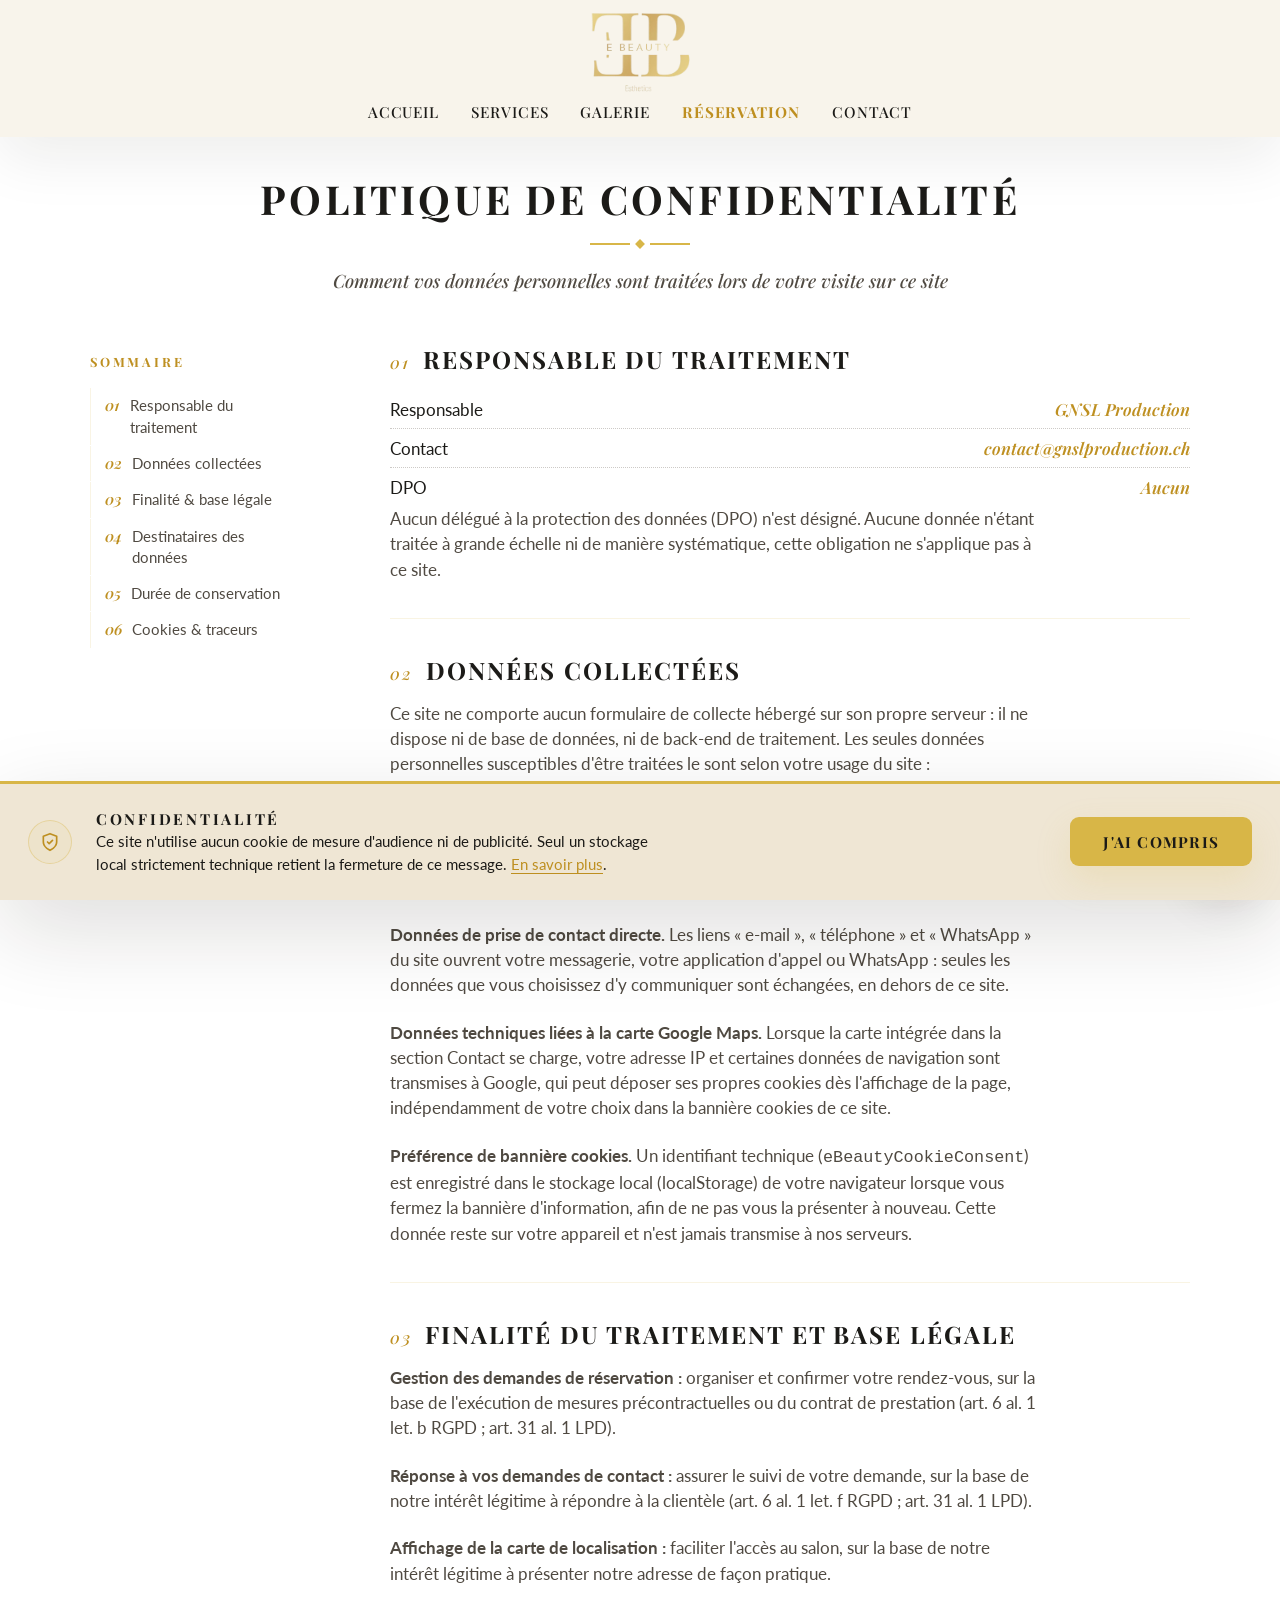
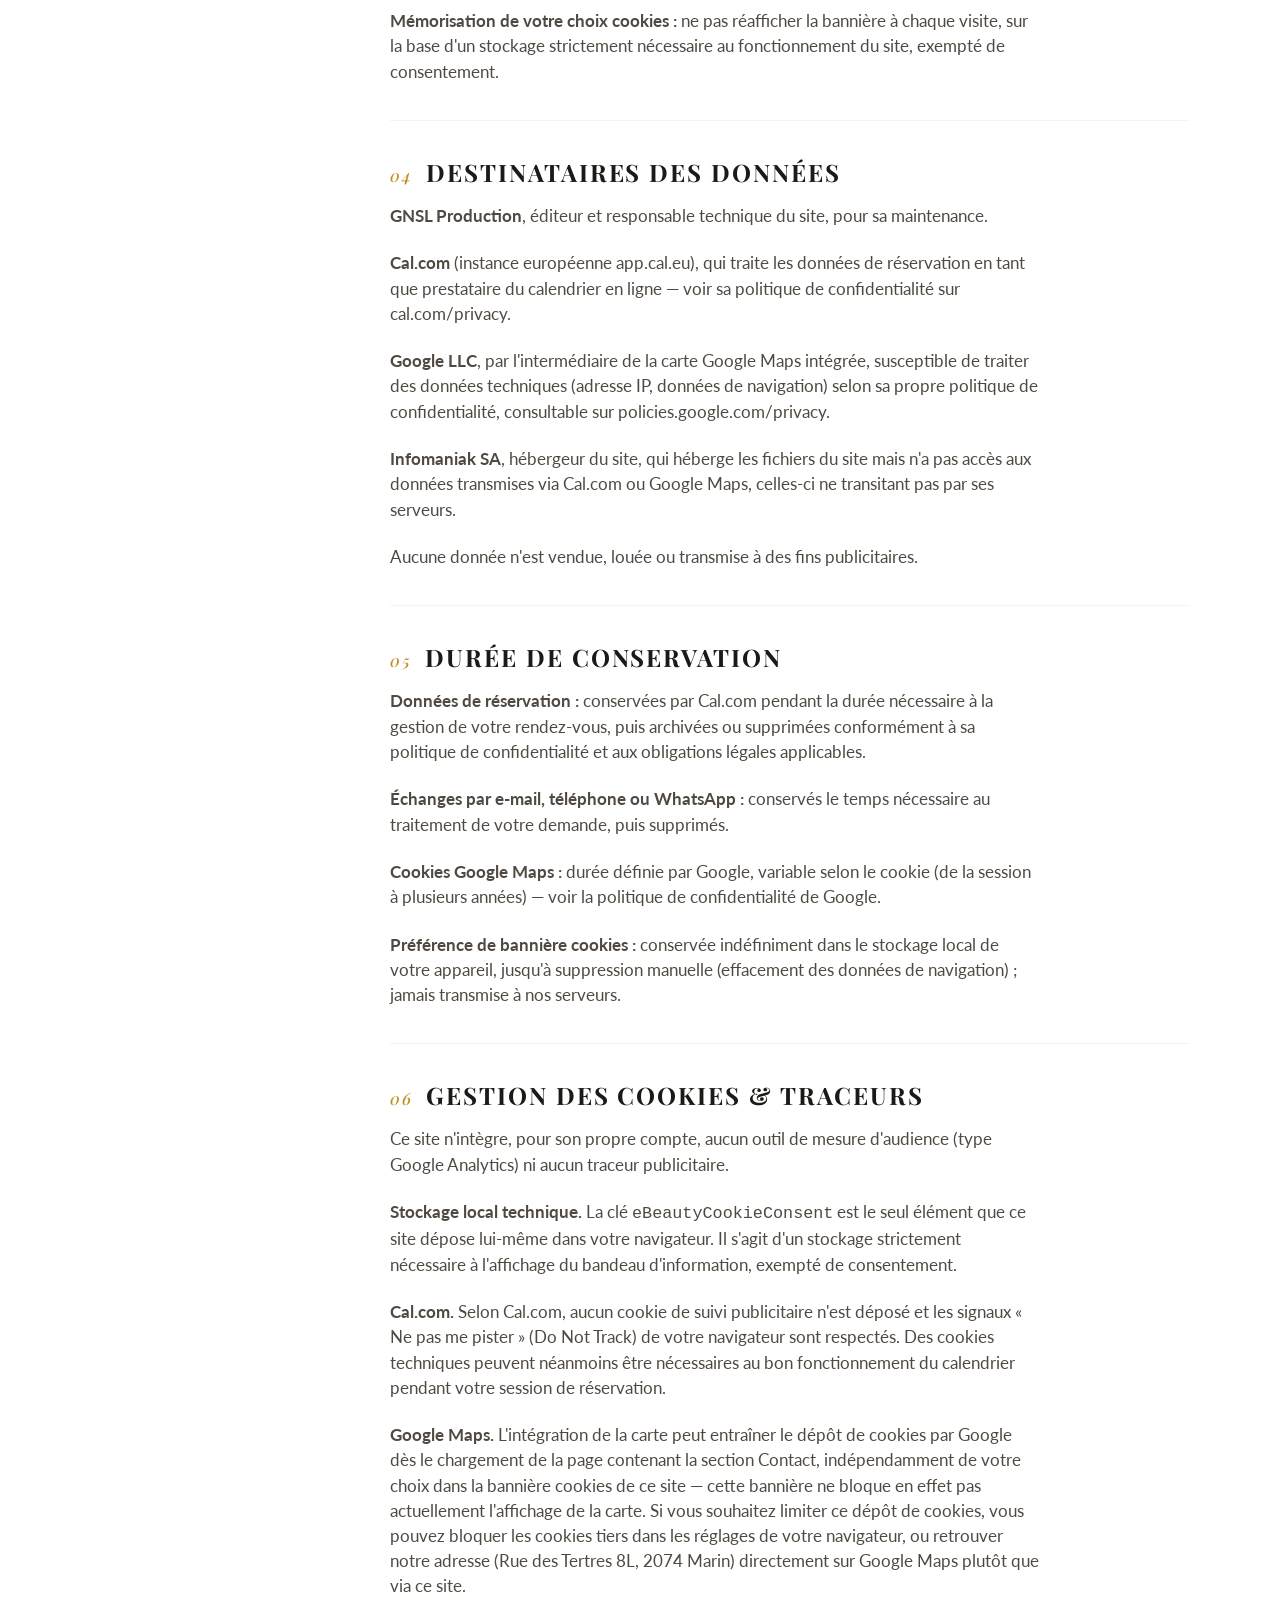
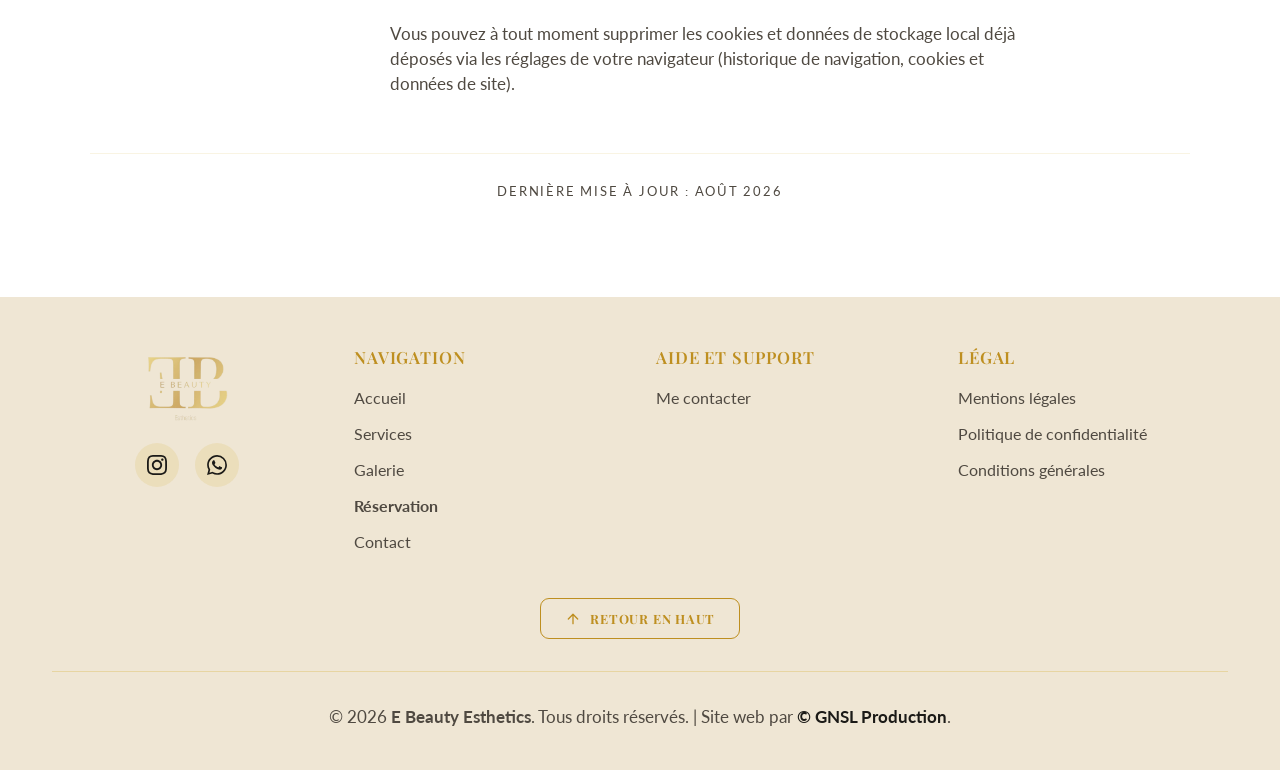
<file: pages/politique-de-confidentialite.html>
<!DOCTYPE html>
<html lang="fr">
<head>
    <meta charset="UTF-8">

    <link rel="icon" type="image/x-icon" href="../assets/images/favicon.ico">
    <link rel="icon" type="image/png" sizes="16x16" href="../assets/images/favicon-16.png">
    <link rel="icon" type="image/png" sizes="32x32" href="../assets/images/favicon-32.png">
    <link rel="icon" type="image/png" sizes="192x192" href="../assets/images/favicon-192.png">
    <link rel="apple-touch-icon" sizes="180x180" href="../assets/images/apple-touch-icon.png">
    <link rel="manifest" href="../site.webmanifest">
    <meta name="theme-color" content="#D4AF37">

    <meta name="viewport" content="width=device-width, initial-scale=1.0">
    <meta name="description" content="Politique de confidentialité de E Beauty Esthetics - protection des données personnelles">

    <title>Politique de confidentialité | E Beauty Esthetics</title>

    <link rel="preconnect" href="https://fonts.googleapis.com">
    <link rel="preconnect" href="https://fonts.gstatic.com" crossorigin>
    <link href="https://fonts.googleapis.com/css2?family=Lato:wght@400;500;700&family=Playfair+Display:wght@400;500;600;700&display=swap" rel="stylesheet">
    <link rel="stylesheet" href="../assets/css/style.css">
</head>

<body>
    <!-- ==================== SECTION: HEADER (injecté par components.js) ==================== -->
    <div id="site-header"></div>

    <!-- ==================== SECTION: POLITIQUE DE CONFIDENTIALITÉ ==================== -->
    <main id="main-content">
        <section class="section" style="padding-top: var(--header-offset);">
            <div class="container">
                <div class="section-header">
                    <h1>Politique de confidentialité</h1>
                    <div class="line"></div>
                    <p>Comment vos données personnelles sont traitées lors de votre visite sur ce site</p>
                </div>

                <div class="legal-layout">
                    <nav class="legal-toc" aria-label="Sommaire">
                        <span class="legal-toc-label">Sommaire</span>
                        <a href="#responsable-traitement"><span class="legal-toc-n">01</span> Responsable du traitement</a>
                        <a href="#donnees-collectees"><span class="legal-toc-n">02</span> Données collectées</a>
                        <a href="#finalite-base-legale"><span class="legal-toc-n">03</span> Finalité &amp; base légale</a>
                        <a href="#destinataires"><span class="legal-toc-n">04</span> Destinataires des données</a>
                        <a href="#duree-conservation"><span class="legal-toc-n">05</span> Durée de conservation</a>
                        <a href="#cookies-traceurs"><span class="legal-toc-n">06</span> Cookies &amp; traceurs</a>
                    </nav>

                    <div class="legal-content">
                        <section class="legal-section" id="responsable-traitement">
                            <h2><span class="legal-section-number">01</span>Responsable du traitement</h2>
                            <dl class="hours-list">
                                <div class="hours-row">
                                    <dt>Responsable</dt>
                                    <dd>GNSL Production</dd>
                                </div>
                                <div class="hours-row">
                                    <dt>Contact</dt>
                                    <dd><a href="mailto:contact@gnslproduction.ch">contact@gnslproduction.ch</a></dd>
                                </div>
                                <div class="hours-row">
                                    <dt>DPO</dt>
                                    <dd>Aucun</dd>
                                </div>
                            </dl>
                            <p>Aucun délégué à la protection des données (DPO) n'est désigné. Aucune donnée n'étant traitée à grande échelle ni de manière systématique, cette obligation ne s'applique pas à ce site.</p>
                        </section>

                        <section class="legal-section" id="donnees-collectees">
                            <h2><span class="legal-section-number">02</span>Données collectées</h2>
                            <p>Ce site ne comporte aucun formulaire de collecte hébergé sur son propre serveur : il ne dispose ni de base de données, ni de back-end de traitement. Les seules données personnelles susceptibles d'être traitées le sont selon votre usage du site :</p>
                            <p><strong>Données de réservation.</strong> Si vous utilisez le calendrier de réservation en ligne, votre nom, votre adresse e-mail, votre numéro de téléphone et les informations relatives au rendez-vous choisi sont transmis directement au prestataire Cal.com (instance européenne app.cal.eu), sans transiter par un serveur propre à E Beauty Esthetics.</p>
                            <p><strong>Données de prise de contact directe.</strong> Les liens « e-mail », « téléphone » et « WhatsApp » du site ouvrent votre messagerie, votre application d'appel ou WhatsApp : seules les données que vous choisissez d'y communiquer sont échangées, en dehors de ce site.</p>
                            <p><strong>Données techniques liées à la carte Google Maps.</strong> Lorsque la carte intégrée dans la section Contact se charge, votre adresse IP et certaines données de navigation sont transmises à Google, qui peut déposer ses propres cookies dès l'affichage de la page, indépendamment de votre choix dans la bannière cookies de ce site.</p>
                            <p><strong>Préférence de bannière cookies.</strong> Un identifiant technique (<code>eBeautyCookieConsent</code>) est enregistré dans le stockage local (localStorage) de votre navigateur lorsque vous fermez la bannière d'information, afin de ne pas vous la présenter à nouveau. Cette donnée reste sur votre appareil et n'est jamais transmise à nos serveurs.</p>
                        </section>

                        <section class="legal-section" id="finalite-base-legale">
                            <h2><span class="legal-section-number">03</span>Finalité du traitement et base légale</h2>
                            <p><strong>Gestion des demandes de réservation :</strong> organiser et confirmer votre rendez-vous, sur la base de l'exécution de mesures précontractuelles ou du contrat de prestation (art. 6 al. 1 let. b RGPD ; art. 31 al. 1 LPD).</p>
                            <p><strong>Réponse à vos demandes de contact :</strong> assurer le suivi de votre demande, sur la base de notre intérêt légitime à répondre à la clientèle (art. 6 al. 1 let. f RGPD ; art. 31 al. 1 LPD).</p>
                            <p><strong>Affichage de la carte de localisation :</strong> faciliter l'accès au salon, sur la base de notre intérêt légitime à présenter notre adresse de façon pratique.</p>
                            <p><strong>Mémorisation de votre choix cookies :</strong> ne pas réafficher la bannière à chaque visite, sur la base d'un stockage strictement nécessaire au fonctionnement du site, exempté de consentement.</p>
                        </section>

                        <section class="legal-section" id="destinataires">
                            <h2><span class="legal-section-number">04</span>Destinataires des données</h2>
                            <p><strong>GNSL Production</strong>, éditeur et responsable technique du site, pour sa maintenance.</p>
                            <p><strong>Cal.com</strong> (instance européenne app.cal.eu), qui traite les données de réservation en tant que prestataire du calendrier en ligne — voir sa politique de confidentialité sur <a href="https://cal.com/privacy" target="_blank" rel="noopener noreferrer">cal.com/privacy</a>.</p>
                            <p><strong>Google LLC</strong>, par l'intermédiaire de la carte Google Maps intégrée, susceptible de traiter des données techniques (adresse IP, données de navigation) selon sa propre politique de confidentialité, consultable sur <a href="https://policies.google.com/privacy" target="_blank" rel="noopener noreferrer">policies.google.com/privacy</a>.</p>
                            <p><strong>Infomaniak SA</strong>, hébergeur du site, qui héberge les fichiers du site mais n'a pas accès aux données transmises via Cal.com ou Google Maps, celles-ci ne transitant pas par ses serveurs.</p>
                            <p>Aucune donnée n'est vendue, louée ou transmise à des fins publicitaires.</p>
                        </section>

                        <section class="legal-section" id="duree-conservation">
                            <h2><span class="legal-section-number">05</span>Durée de conservation</h2>
                            <p><strong>Données de réservation :</strong> conservées par Cal.com pendant la durée nécessaire à la gestion de votre rendez-vous, puis archivées ou supprimées conformément à sa politique de confidentialité et aux obligations légales applicables.</p>
                            <p><strong>Échanges par e-mail, téléphone ou WhatsApp :</strong> conservés le temps nécessaire au traitement de votre demande, puis supprimés.</p>
                            <p><strong>Cookies Google Maps :</strong> durée définie par Google, variable selon le cookie (de la session à plusieurs années) — voir la politique de confidentialité de Google.</p>
                            <p><strong>Préférence de bannière cookies :</strong> conservée indéfiniment dans le stockage local de votre appareil, jusqu'à suppression manuelle (effacement des données de navigation) ; jamais transmise à nos serveurs.</p>
                        </section>

                        <section class="legal-section" id="cookies-traceurs">
                            <h2><span class="legal-section-number">06</span>Gestion des cookies &amp; traceurs</h2>
                            <p>Ce site n'intègre, pour son propre compte, aucun outil de mesure d'audience (type Google Analytics) ni aucun traceur publicitaire.</p>
                            <p><strong>Stockage local technique.</strong> La clé <code>eBeautyCookieConsent</code> est le seul élément que ce site dépose lui-même dans votre navigateur. Il s'agit d'un stockage strictement nécessaire à l'affichage du bandeau d'information, exempté de consentement.</p>
                            <p><strong>Cal.com.</strong> Selon Cal.com, aucun cookie de suivi publicitaire n'est déposé et les signaux « Ne pas me pister » (Do Not Track) de votre navigateur sont respectés. Des cookies techniques peuvent néanmoins être nécessaires au bon fonctionnement du calendrier pendant votre session de réservation.</p>
                            <p><strong>Google Maps.</strong> L'intégration de la carte peut entraîner le dépôt de cookies par Google dès le chargement de la page contenant la section Contact, indépendamment de votre choix dans la bannière cookies de ce site — cette bannière ne bloque en effet pas actuellement l'affichage de la carte. Si vous souhaitez limiter ce dépôt de cookies, vous pouvez bloquer les cookies tiers dans les réglages de votre navigateur, ou retrouver notre adresse (Rue des Tertres 8L, 2074 Marin) directement sur Google Maps plutôt que via ce site.</p>
                            <p>Vous pouvez à tout moment supprimer les cookies et données de stockage local déjà déposés via les réglages de votre navigateur (historique de navigation, cookies et données de site).</p>
                        </section>
                    </div>
                </div>

                <p class="legal-updated">Dernière mise à jour : Août 2026</p>

            </div>
        </section>
    </main>

    <!-- ==================== SECTION: FOOTER (injecté par components.js) ==================== -->
    <div id="site-footer"></div>

    <script src="../assets/js/components.js" defer></script>
    <script src="../assets/js/script.js" defer></script>

</body>
</html>
</file>
<file: assets/css/style.css>
/* ==================== RESET ==================== */
* {
    margin: 0;
    padding: 0;
    box-sizing: border-box;
}

/* ==================== VARIABLES (DESIGN TOKENS) ==================== */
:root {
    --gold: #d8b647;
    --gold-dark: #be8f20;
    --ivory: #F8F4EA;
    --ivory-deep: #EFE6D4;
    --surface: #FFFFFF;
    --text: #1B1A17;
    --text-muted: #4F4941;
    --shadow-color-rgb: 27,20,11;
    --shadow: 0 26px 80px rgba(var(--shadow-color-rgb),0.08);
    --transition: all 0.35s ease;

    --border-gold-subtle: color-mix(in srgb, var(--gold) 15%, transparent);
    --border-gold: color-mix(in srgb, var(--gold) 20%, transparent);
    --border-gold-strong: color-mix(in srgb, var(--gold) 35%, transparent);

    --ease-reveal: cubic-bezier(0.16, 1, 0.3, 1);
    --ease-panel: cubic-bezier(0.4, 0, 0.2, 1);
    --ease-carousel: cubic-bezier(0.65, 0, 0.35, 1);

    --space-xs: 0.5rem;
    --space-sm: 1rem;
    --space-md: 1.5rem;
    --space-lg: 2.5rem;
    --space-xl: 4rem;
    --space-2xl: 6rem;

    --radius-sm: 6px;
    --radius-md: 9px;
    --radius-lg: 12px;
    --radius-pill: 9px;

    --icon-btn-size: 48px;

    --shadow-lg: 0 30px 90px rgba(var(--shadow-color-rgb),0.14);

    --text-xs: 0.8rem;
    --text-sm: 0.95rem;
    --text-base: 1.05rem;
    --text-md: 1.05rem;
    --text-caption: 0.875rem;

    --text-h1: clamp(1.75rem, 1.25rem + 2.5vw, 2.5rem);
    --text-h2: clamp(1.5rem, 1.2rem + 1.5vw, 2.1rem);
    --text-h3: clamp(1.15rem, 1rem + 0.75vw, 1.35rem);
    --text-display: clamp(3rem, 5vw, 4.5rem);

    --header-offset: 175px;
}

/* ==================== BASE / GLOBAL ==================== */
html {
    scroll-behavior: smooth;
}

::selection {
    background-color: var(--gold);
    color: #FFFFFF;
}

html {
    overflow-x: hidden;
}

body {
    max-width: 100%;
}

img, svg, iframe {
    max-width: 100%;
}

picture {
    display: block;
}

.hero-image picture,
.service-image picture,
.gallery-item picture {
    width: 100%;
    height: 100%;
}

body {
    font-family: 'Lato', sans-serif;
    color: var(--text);
    line-height: 1.5;
    font-size: 1rem;
    background: var(--surface);
    position: relative;
}

body::before {
    content: "";
    position: fixed;
    inset: 0;
    z-index: 1;
    pointer-events: none;
    opacity: 0.035;
    mix-blend-mode: overlay;
    background-image: url("data:image/svg+xml,%3Csvg xmlns='http://www.w3.org/2000/svg' viewBox='0 0 200 200'%3E%3Cfilter id='n'%3E%3CfeTurbulence type='fractalNoise' baseFrequency='0.9' numOctaves='2' stitchTiles='stitch'/%3E%3C/filter%3E%3Crect width='100%25' height='100%25' filter='url(%23n)'/%3E%3C/svg%3E");
    background-size: 180px 180px;
}

html {
    scrollbar-color: var(--gold-dark) var(--ivory);
    scrollbar-width: thin;
}

::-webkit-scrollbar {
    width: 12px;
    height: 12px;
}

::-webkit-scrollbar-track {
    background: var(--ivory);
}

::-webkit-scrollbar-thumb {
    background-color: var(--gold-dark);
    border-radius: var(--radius-pill);
    border: 3px solid var(--ivory);
}

@media (hover: hover) and (pointer: fine) {
    ::-webkit-scrollbar-thumb:hover {
        background-color: var(--gold);
    }
}

/* ==================== TYPOGRAPHIE ==================== */
h1, h2, h3, h4, h5, h6 {
    font-family: 'Playfair Display', serif;
    color: var(--text);
    font-weight: 700;
    text-transform: uppercase;
    letter-spacing: 0.08em;
}

h1 { font-size: var(--text-h1); line-height: 1.2; }
h2 { font-size: var(--text-h2); margin-bottom: 0.75rem; line-height: 1.25; text-wrap: balance; }
h3 { font-size: var(--text-h3); margin-bottom: 0.65rem; letter-spacing: 0.05em; line-height: 1.3; text-wrap: balance; }
h4 { font-size: var(--text-md); margin-bottom: var(--space-xs); letter-spacing: 0.05em; }

p {
    margin-bottom: 1.4rem;
    color: var(--text-muted);
    font-size: var(--text-md);
    max-width: 65ch;
}

a {
    text-decoration: none;
    color: inherit;
}

a:focus-visible,
button:focus-visible,
input:focus-visible,
[tabindex]:focus-visible {
    outline: 3px solid var(--gold-dark);
    outline-offset: 3px;
    border-radius: 4px;
}

.skip-link {
    position: absolute;
    top: -60px;
    left: 1rem;
    background: var(--gold);
    color: var(--text);
    padding: 0.75rem var(--space-md);
    border-radius: var(--radius-pill);
    font-family: 'Playfair Display', serif;
    font-weight: 700;
    text-transform: uppercase;
    letter-spacing: 0.1em;
    z-index: 2000;
    transition: top 0.2s ease;
}

.skip-link:focus {
    top: 1rem;
}

/* ==================== HEADER & NAVIGATION ==================== */
header {
    position: fixed;
    top: 0;
    left: 0;
    right: 0;
    background: color-mix(in srgb, var(--ivory) 95%, transparent);
    backdrop-filter: blur(12px);
    box-shadow: 0 20px 60px rgba(var(--shadow-color-rgb),0.08);
    z-index: 1150;
    transition: var(--transition);
    padding: 0.85rem 0;
}

header.nav-shrink {
    padding: 0.4rem 0;
    box-shadow: 0 10px 30px rgba(var(--shadow-color-rgb),0.1);
}

header.nav-shrink nav .logo img {
    transform: scale(1.3);
}

.container {
    max-width: 1400px;
    margin: 0 auto;
    padding: 0 1.75rem;
}

nav {
    display: flex;
    flex-direction: column;
    align-items: stretch;
    gap: var(--space-sm);
    padding: 0.5rem 0;
}

.nav-row-top {
    display: grid;
    grid-template-columns: 1fr auto 1fr;
    align-items: center;
    gap: var(--space-md);
}

.nav-row-top .logo {
    grid-column: 2;
    justify-self: center;
}

.nav-row-top .mobile-menu-btn {
    grid-column: 1;
    justify-self: start;
}

.nav-row-top .nav-book-btn {
    grid-column: 3;
    justify-self: end;
}

.logo img {
    max-height: min(70px, 12vw);
    width: auto;
    display: block;
}

nav .logo img {
    transform: scale(1.45);
    transform-origin: center;
    transition: transform 0.35s ease;
}

.nav-links {
    display: flex;
    justify-content: center;
    list-style: none;
    gap: 2rem;
}

.nav-book-btn {
    display: none;
}

.nav-links li.nav-social {
    display: none;
}

.nav-links a {
    color: var(--text);
    font-family: 'Playfair Display', serif;
    font-weight: 500;
    font-size: 0.95rem;
    text-transform: uppercase;
    letter-spacing: 0.06em;
    position: relative;
    transition: var(--transition);
}

.nav-links a.active {
    color: var(--gold-dark);
}

@media (hover: hover) and (pointer: fine) {
    .nav-links a:hover {
        color: var(--gold-dark);
    }
}

.nav-links a::after {
    content: '';
    position: absolute;
    bottom: -6px;
    left: 0;
    width: 0;
    height: 2px;
    background: var(--gold-dark);
    transition: width 0.35s ease;
}

.nav-links a.active::after {
    width: 100%;
}

@media (hover: hover) and (pointer: fine) {
    .nav-links a:hover::after {
        width: 100%;
    }
}

.nav-links a.nav-cta {
    color: var(--gold-dark);
    font-weight: 700;
    text-shadow: 0 0 0 transparent;
    transition: letter-spacing 0.4s ease, text-shadow 0.4s ease;
}

.nav-links a.nav-cta::after {
    display: none;
}

.nav-links a.nav-cta.active {
    color: var(--gold-dark);
    letter-spacing: 0.14em;
    text-shadow: 0 0 18px color-mix(in srgb, var(--gold) 45%, transparent);
}

@media (hover: hover) and (pointer: fine) {
    .nav-links a.nav-cta:hover {
        color: var(--gold-dark);
        letter-spacing: 0.14em;
        text-shadow: 0 0 18px color-mix(in srgb, var(--gold) 45%, transparent);
    }
}

.cta-button {
    display: inline-flex;
    align-items: center;
    justify-content: center;
    background: var(--gold);
    color: var(--text);
    padding: 0.95rem 2rem;
    border-radius: var(--radius-pill);
    font-family: 'Playfair Display', serif;
    font-weight: 700;
    text-transform: uppercase;
    letter-spacing: 0.08em;
    border: 1px solid transparent;
    transition: var(--transition);
    box-shadow: 0 14px 35px color-mix(in srgb, var(--gold) 18%, transparent);
    --mx: 0px;
    --my: 0px;
    transform: translate(var(--mx), var(--my));
}

@media (hover: hover) and (pointer: fine) {
    .cta-button:hover {
        background: var(--gold-dark);
        color: var(--surface);
        box-shadow: 0 18px 42px rgba(var(--shadow-color-rgb),0.14);
    }
}

.cta-button:active {
    transform: translate(var(--mx), var(--my)) scale(0.97);
}

.cta-button:disabled,
.cta-button[aria-disabled="true"] {
    opacity: 0.5;
    cursor: not-allowed;
    box-shadow: none;
    transform: none;
    background: var(--gold);
    color: var(--text);
}

.mobile-menu-btn {
    display: none;
    position: relative;
    background: color-mix(in srgb, var(--gold) 10%, transparent);
    border: 1px solid var(--border-gold-strong);
    border-radius: 50%;
    width: var(--icon-btn-size);
    height: var(--icon-btn-size);
    cursor: pointer;
    transition: var(--transition);
    z-index: 1200;
}

@media (hover: hover) and (pointer: fine) {
    .mobile-menu-btn:hover {
        background: color-mix(in srgb, var(--gold) 8%, transparent);
    }
}

.mobile-menu-btn span {
    position: absolute;
    left: 50%;
    top: 50%;
    width: 20px;
    height: 2px;
    background: var(--gold-dark);
    border-radius: 2px;
    transform: translate(-50%, -50%);
    transition: transform 0.35s ease, opacity 0.25s ease, background 0.35s ease;
}

.mobile-menu-btn span:nth-child(1) { transform: translate(-50%, calc(-50% - 6px)); }
.mobile-menu-btn span:nth-child(3) { transform: translate(-50%, calc(-50% + 6px)); }

.mobile-menu-btn.active span:nth-child(1) {
    transform: translate(-50%, -50%) rotate(45deg);
}

.mobile-menu-btn.active span:nth-child(2) {
    opacity: 0;
}

.mobile-menu-btn.active span:nth-child(3) {
    transform: translate(-50%, -50%) rotate(-45deg);
}

.nav-overlay {
    display: none;
    position: fixed;
    inset: 0;
    background: rgba(248,244,234,0.25);
    backdrop-filter: blur(10px);
    -webkit-backdrop-filter: blur(10px);
    opacity: 0;
    transition: opacity 0.35s ease, backdrop-filter 0.35s ease;
    z-index: 1050;
}

.nav-overlay.active {
    display: block;
    opacity: 1;
}

html.menu-open,
body.menu-open {
    overflow: hidden;
}

/* ==================== HERO ==================== */
.hero {
    padding-top: 175px;
    min-height: 100vh;
    min-height: 100svh;
    display: flex;
    align-items: center;
    background: var(--surface);
    position: relative;
    overflow: hidden;
}

.hero-content {
    display: grid;
    grid-template-columns: minmax(0, 1.1fr) minmax(320px, 0.9fr);
    gap: var(--space-xl);
    align-items: center;
    padding: 4.5rem var(--space-md);
}

.hero-text {
    min-width: 0;
}

.hero-text h1 {
    margin-bottom: var(--space-md);
    font-size: var(--text-display);
    line-height: 0.98;
}

.hero-text .subtitle {
    font-size: var(--text-sm);
    color: var(--gold-dark);
    margin-bottom: 1.2rem;
    text-transform: uppercase;
    letter-spacing: 0.35em;
}

.hero-text .description {
    font-size: var(--text-base);
    max-width: 42rem;
    line-height: 1.85;
    margin-bottom: 2rem;
    color: var(--text-muted);
}

.hero-image {
    position: relative;
    min-width: 0;
}

.hero-image img {
    width: 100%;
    min-height: min(500px, 55vh);
    height: 100%;
    object-fit: cover;
    border-radius: var(--radius-lg);
    box-shadow: 0 30px 90px rgba(var(--shadow-color-rgb),0.12);
    will-change: transform;
}

/* ==================== SECTIONS GÉNÉRIQUES ==================== */
.section {
    padding: var(--space-2xl) var(--space-md);
    scroll-margin-top: calc(var(--header-offset) - 4rem);
}

.section-bg-gray {
    background: var(--surface);
}

.section-header {
    text-align: center;
    margin-bottom: 3rem;
}

.section-header h2 {
    font-size: var(--text-h2);
    margin-bottom: 0.75rem;
    letter-spacing: 0.1em;
}

.section-header p {
    margin: 1rem auto 0;
    font-family: 'Playfair Display', serif;
    font-style: italic;
    font-weight: 500;
    font-size: 1.15rem;
    line-height: 1.7;
    color: var(--text-muted);
    text-wrap: balance;
    opacity: 0;
    transform: translateY(10px);
    transition: opacity 0.7s ease, transform 0.7s ease;
    transition-delay: 0.15s;
}

.fade-in.visible .section-header p {
    opacity: 1;
    transform: translateY(0);
}

.section-header .line {
    position: relative;
    width: 100px;
    height: 2px;
    margin: 1.25rem auto;
    background: linear-gradient(to right, var(--gold) 0 40%, transparent 40% 60%, var(--gold) 60% 100%);
}

.section-header .line::before {
    content: "";
    position: absolute;
    top: 50%;
    left: 50%;
    width: 7px;
    height: 7px;
    background: var(--gold);
    transform: translate(-50%, -50%) rotate(45deg);
}

/* ==================== RÉSERVATION ==================== */
.cal-embed {
    width: 100%;
    min-height: 650px;
    overflow: auto;
}

.reservation-layout {
    display: grid;
    grid-template-columns: minmax(220px, 0.85fr) minmax(0, 1.65fr);
    gap: var(--space-lg);
    align-items: start;
}

@media (min-width: 901px) {
    .reservation-layout {
        align-items: center;
    }
}

.reservation-concierge {
    display: flex;
    flex-direction: column;
    gap: 2rem;
}

.concierge-kicker {
    margin: 0;
    padding-bottom: 0.85rem;
    border-bottom: 1px solid var(--border-gold);
    font-family: 'Playfair Display', serif;
    font-size: var(--text-xs);
    font-weight: 700;
    text-transform: uppercase;
    letter-spacing: 0.22em;
    color: var(--gold-dark);
}

.reservation-perks {
    display: flex;
    flex-direction: column;
    gap: 1.85rem;
    list-style: none;
}

.reservation-perks li {
    display: flex;
    align-items: flex-start;
    gap: 1.1rem;
    position: relative;
}

.reservation-perks li:not(:last-child)::after {
    content: "";
    position: absolute;
    left: 20px;
    top: 42px;
    bottom: -1.85rem;
    width: 1px;
    background: var(--border-gold-strong);
}

.perk-icon {
    display: flex;
    align-items: center;
    justify-content: center;
    flex-shrink: 0;
    width: 42px;
    height: 42px;
    border-radius: 50%;
    border: 1px solid var(--border-gold-strong);
    background: color-mix(in srgb, var(--gold) 6%, transparent);
    color: var(--gold-dark);
}

.perk-text {
    color: var(--text-muted);
    font-size: var(--text-base);
    line-height: 1.6;
    padding-top: 0.55rem;
}

.concierge-contact {
    display: flex;
    flex-direction: column;
    gap: 0.85rem;
    padding-top: 1.75rem;
    border-top: 1px solid var(--border-gold);
}

.concierge-contact p {
    margin: 0;
    font-family: 'Playfair Display', serif;
    font-style: italic;
    font-size: var(--text-sm);
    color: var(--text-muted);
}

.concierge-contact-actions {
    display: flex;
    flex-wrap: wrap;
    gap: 0.75rem;
}

.concierge-link {
    display: inline-flex;
    align-items: center;
    gap: 0.55rem;
    padding: 0.6rem 1.15rem;
    border-radius: var(--radius-pill);
    border: 1px solid var(--border-gold-strong);
    color: var(--text);
    font-size: var(--text-sm);
    font-weight: 700;
    transition: var(--transition);
}

.concierge-link svg {
    color: var(--gold-dark);
    flex-shrink: 0;
    transition: var(--transition);
}

@media (hover: hover) and (pointer: fine) {
    .concierge-link:hover {
        background: var(--gold);
        border-color: var(--gold);
        transform: translateY(-2px);
        box-shadow: 0 10px 24px color-mix(in srgb, var(--gold) 24%, transparent);
    }

    .concierge-link:hover svg {
        color: var(--text);
    }
}

.reservation-calendar-panel {
    display: flex;
    flex-direction: column;
    gap: 1rem;
}

.reservation-footer {
    display: flex;
    align-items: center;
    justify-content: center;
    gap: 2.5rem;
    margin-top: 2.5rem;
    padding-top: 2rem;
    border-top: 1px solid var(--border-gold-subtle);
    flex-wrap: wrap;
}

.reservation-footer .reservation-policy {
    max-width: 480px;
    margin: 0;
    padding: 0;
    text-align: left;
}

.reservation-footer .reservation-policy h4 {
    margin: 0 0 0.5rem;
    font-size: var(--text-sm);
    color: var(--gold-dark);
    text-transform: uppercase;
    letter-spacing: 0.1em;
}

.reservation-footer .reservation-policy p {
    margin: 0;
    font-size: var(--text-sm);
    color: var(--text-muted);
    line-height: 1.6;
}

.reservation-footer .reservation-policy a,
.reservation-footer .reservation-note a {
    color: var(--gold-dark);
    font-weight: 700;
    text-decoration: underline;
    text-underline-offset: 3px;
}

@media (hover: hover) and (pointer: fine) {
    .reservation-footer .reservation-policy a:hover,
    .reservation-footer .reservation-note a:hover {
        color: var(--text);
    }
}

.reservation-footer-divider {
    align-self: stretch;
    width: 1px;
    min-height: 60px;
    background: var(--border-gold);
}

.reservation-footer .reservation-note {
    margin: 0;
    max-width: 360px;
    text-align: left;
    font-size: var(--text-sm);
    color: var(--text-muted);
    line-height: 1.6;
}

.cal-embed-frame {
    background: var(--surface);
    border: 1px solid var(--border-gold);
    border-radius: var(--radius-lg);
    box-shadow: var(--shadow-lg);
    padding: 0.75rem;
    overflow: hidden;
}

.cal-embed-wrap {
    position: relative;
}

.cal-embed-skeleton {
    position: absolute;
    inset: 0;
    z-index: 1;
    display: flex;
    flex-direction: column;
    gap: 0.9rem;
    padding: 1.75rem;
    background: var(--surface);
    transition: opacity 0.4s ease;
}

.cal-embed-skeleton.is-hidden {
    opacity: 0;
    pointer-events: none;
}

.cal-embed-skeleton-bar {
    display: block;
    border-radius: var(--radius-sm);
    background: linear-gradient(100deg, var(--ivory) 30%, var(--ivory-deep) 50%, var(--ivory) 70%);
    background-size: 200% 100%;
    animation: cal-skeleton-shimmer 1.6s ease-in-out infinite;
}

.cal-embed-skeleton-bar--header {
    height: 32px;
    width: 45%;
}

.cal-embed-skeleton-bar--grid {
    flex: 1 1 auto;
    min-height: 420px;
}

@keyframes cal-skeleton-shimmer {
    0% { background-position: 200% 0; }
    100% { background-position: -200% 0; }
}

@media (prefers-reduced-motion: reduce) {
    .cal-embed-skeleton-bar {
        animation: none;
    }
}

@media (max-width: 900px) {
    .reservation-layout {
        grid-template-columns: 1fr;
    }

    .reservation-footer {
        flex-direction: column;
        text-align: center;
        gap: 1.5rem;
    }

    .reservation-footer .reservation-policy,
    .reservation-footer .reservation-note {
        max-width: 100%;
        text-align: center;
    }

    .reservation-footer-divider {
        display: none;
    }
}

/* ==================== SERVICES ==================== */
.services-grid {
    display: flex;
    flex-direction: column;
    gap: var(--space-lg);
}

.services-cta {
    display: flex;
    flex-direction: column;
    align-items: center;
    gap: 1.1rem;
    margin-top: 3rem;
}

.services-cta-note {
    margin: 0;
    font-size: var(--text-sm);
    color: var(--text-muted);
    text-align: center;
}

.services-cta-note a {
    color: var(--gold-dark);
    font-weight: 700;
    text-decoration: underline;
    text-underline-offset: 3px;
}

@media (hover: hover) and (pointer: fine) {
    .services-cta-note a:hover {
        color: var(--text);
    }
}

.service-card {
    display: flex;
    flex-direction: column;
    background: var(--surface);
    border-radius: var(--radius-md);
    overflow: hidden;
    border: 1px solid var(--border-gold-subtle);
    box-shadow: var(--shadow);
    transition: var(--transition);
}

@media (hover: hover) and (pointer: fine) {
    .service-card:hover {
        transform: translateY(-5px);
        box-shadow: 0 26px 70px rgba(var(--shadow-color-rgb),0.1);
    }
}

.service-image {
    height: 300px;
    width: 100%;
    overflow: hidden;
    position: relative;
}

.service-image img {
    width: 100%;
    height: 100%;
    object-fit: cover;
    object-position: center;
    transition: var(--transition);
}

@media (hover: hover) and (pointer: fine) {
    .service-card:hover .service-image img {
        transform: scale(1.04);
    }
}

.service-content {
    padding: 2rem;
}

@media (min-width: 900px) {
    .service-card {
        flex-direction: row;
        align-items: stretch;
    }

    .service-image {
        flex: 0 0 36%;
        height: auto;
    }

    .service-content {
        flex: 1 1 auto;
        padding: 2.5rem 2.75rem;
    }
}

.service-content h3 {
    color: var(--text);
    letter-spacing: 0.05em;
    margin-bottom: var(--space-md);
    padding-bottom: 0.9rem;
    border-bottom: 2px solid var(--border-gold-strong);
}

.service-price {
    flex: 0 0 auto;
    font-family: 'Playfair Display', serif;
    font-style: italic;
    font-size: var(--text-md);
    font-weight: 600;
    letter-spacing: 0.02em;
    color: var(--gold-dark);
    white-space: nowrap;
}

.service-item {
    display: flex;
    align-items: baseline;
    gap: var(--space-xs);
    padding: 0.65rem 0;
    border-bottom: 1px solid rgba(var(--shadow-color-rgb),0.06);
    font-size: var(--text-base);
    color: var(--text-muted);
}

.service-item:last-child {
    border-bottom: none;
}

.service-name {
    display: flex;
    align-items: flex-end;
    flex: 1 1 auto;
    min-width: 0;
    color: var(--text);
}

.service-name::after {
    content: "";
    flex: 1 1 auto;
    min-width: 1.5em;
    margin: 0 0 0.3em 0.5em;
    border-bottom: 1px dotted rgba(111,104,95,0.45);
}

.service-subcategory {
    display: block;
    font-size: 1.100rem;
    font-weight: 700;
    letter-spacing: 0.1em;
    text-transform: uppercase;
    color: var(--gold-dark);
    margin: 1.5rem 0 0.6rem;
    padding-bottom: 0.4rem;
    border-bottom: 1px solid var(--border-gold);
}

.service-subcategory:first-of-type {
    margin-top: 0;
}

/* ==================== GALERIE ==================== */
.gallery-grid {
    display: grid;
    grid-template-columns: minmax(0, 1fr);
    gap: var(--space-md);
}

.gallery-item {
    position: relative;
    overflow: hidden;
    border-radius: var(--radius-md);
    border: 1px solid var(--border-gold-subtle);
    box-shadow: var(--shadow);
    cursor: pointer;
    display: block;
    width: 100%;
    padding: 0;
    background: none;
    font: inherit;
    text-align: inherit;
    transition: var(--transition), box-shadow 0.35s ease, border-color 0.35s ease;
}

.gallery-item:focus-visible {
    transform: translateY(-6px);
    box-shadow: 0 26px 70px rgba(var(--shadow-color-rgb),0.16);
    border-color: var(--border-gold-strong);
}

@media (hover: hover) and (pointer: fine) {
    .gallery-item:hover {
        transform: translateY(-6px);
        box-shadow: 0 26px 70px rgba(var(--shadow-color-rgb),0.16);
        border-color: var(--border-gold-strong);
    }
}

.gallery-item img {
    display: block;
    width: 100%;
    height: auto;
    object-fit: cover;
    transition: var(--transition);
}

@media (min-width: 768px) {
    .gallery-grid {
        grid-template-columns: repeat(3, minmax(0, 1fr));
        grid-auto-rows: 320px;
    }

    .gallery-item:nth-child(1) {
        grid-column: 1 / 3;
        grid-row: 1 / 3;
    }

    .gallery-item:nth-child(2) {
        grid-column: 3 / 4;
        grid-row: 1 / 3;
    }

    .gallery-item:nth-child(3) {
        grid-column: 1 / 2;
        grid-row: 3 / 4;
    }

    .gallery-item:nth-child(4) {
        grid-column: 2 / 3;
        grid-row: 3 / 4;
    }

    .gallery-item:nth-child(5) {
        grid-column: 3 / 4;
        grid-row: 3 / 4;
    }

    .gallery-item img {
        height: 100%;
    }
}

@media (hover: hover) and (pointer: fine) {
    .gallery-item:hover img {
        transform: scale(1.06);
    }
}

.gallery-caption {
    position: absolute;
    inset: auto 0 0 0;
    z-index: 1;
    padding: 2.75rem 1.4rem 1.25rem;
    background: linear-gradient(0deg, rgba(15,12,8,0.76) 0%, rgba(15,12,8,0.4) 55%, transparent 100%);
    color: var(--ivory);
    text-align: left;
    opacity: 0;
    transform: translateY(8px);
    transition: opacity 0.35s ease, transform 0.35s ease;
    pointer-events: none;
}

.gallery-item:focus-visible .gallery-caption {
    opacity: 1;
    transform: translateY(0);
}

@media (hover: hover) and (pointer: fine) {
    .gallery-item:hover .gallery-caption {
        opacity: 1;
        transform: translateY(0);
    }
}

.gallery-kicker {
    display: block;
    margin-bottom: 0.3rem;
    font-family: 'Lato', sans-serif;
    font-size: var(--text-xs);
    font-weight: 700;
    text-transform: uppercase;
    letter-spacing: 0.16em;
    color: var(--gold);
}

.gallery-caption-text {
    display: block;
    font-family: 'Playfair Display', serif;
    font-style: italic;
    font-size: var(--text-sm);
    letter-spacing: 0.01em;
    line-height: 1.45;
}

.gallery-item::before {
    content: "";
    position: absolute;
    top: 14px;
    right: 14px;
    width: 38px;
    height: 38px;
    z-index: 2;
    border-radius: 50%;
    background: rgba(255,255,255,0.92) url("data:image/svg+xml,%3Csvg xmlns='http://www.w3.org/2000/svg' viewBox='0 0 24 24' fill='none' stroke='%23b8912f' stroke-width='2' stroke-linecap='round' stroke-linejoin='round'%3E%3Ccircle cx='11' cy='11' r='7'/%3E%3Cline x1='21' y1='21' x2='16.65' y2='16.65'/%3E%3C/svg%3E") no-repeat center / 18px 18px;
    box-shadow: 0 8px 20px rgba(var(--shadow-color-rgb),0.18);
    opacity: 0;
    transform: scale(0.6) translateY(-6px);
    transition: var(--transition);
}

.gallery-item:focus-visible::before {
    transform: scale(1) translateY(0);
    opacity: 1;
}

@media (hover: hover) and (pointer: fine) {
    .gallery-item:hover::before {
        transform: scale(1) translateY(0);
        opacity: 1;
    }
}

/* ==================== LIGHTBOX ==================== */
.lightbox {
    position: fixed;
    inset: 0;
    z-index: 2100;
    display: flex;
    align-items: center;
    justify-content: center;
    padding: 2rem;
    background: rgba(15,12,8,0.88);
    backdrop-filter: blur(6px);
}

.lightbox[hidden] {
    display: none;
}

.lightbox-figure {
    position: relative;
    width: min(90vw, 900px);
    max-height: 85vh;
    margin: 0;
}

.lightbox-viewport {
    overflow: hidden;
}

.lightbox-track {
    display: flex;
    transition: transform 0.45s var(--ease-carousel);
}

.lightbox-slide {
    display: flex;
    align-items: center;
    justify-content: center;
    background-size: cover;
    background-position: center;
    border-radius: var(--radius-sm);
}

.lightbox-slide img {
    display: block;
    max-width: 100%;
    max-height: 75vh;
    width: auto;
    height: auto;
    border-radius: var(--radius-sm);
    box-shadow: 0 30px 90px rgba(0,0,0,0.4);
}

.lightbox-figure figcaption {
    color: var(--ivory);
    text-align: center;
    margin-top: 1rem;
    font-size: var(--text-caption);
}

.lightbox-dots {
    display: flex;
    align-items: center;
    justify-content: center;
    gap: 0.6rem;
    margin-top: 1rem;
}

.lightbox-dot {
    width: 9px;
    height: 9px;
    padding: 0;
    border: none;
    border-radius: 50%;
    background: rgba(248,244,234,0.4);
    cursor: pointer;
    transition: var(--transition);
}

@media (hover: hover) and (pointer: fine) {
    .lightbox-dot:hover {
        background: rgba(248,244,234,0.7);
    }
}

.lightbox-dot.active {
    background: var(--gold);
    transform: scale(1.25);
}

.lightbox-close,
.lightbox-nav {
    width: var(--icon-btn-size);
    height: var(--icon-btn-size);
    border-radius: 50%;
    border: none;
    background: rgba(255,255,255,0.9);
    color: var(--text);
    font-size: 1.2rem;
    line-height: 1;
    cursor: pointer;
    display: flex;
    align-items: center;
    justify-content: center;
    transition: var(--transition);
}

@media (hover: hover) and (pointer: fine) {
    .lightbox-close:hover,
    .lightbox-nav:hover {
        background: var(--gold);
    }
}

.lightbox-close {
    position: absolute;
    top: -18px;
    right: -18px;
    z-index: 1;
}

.lightbox-nav {
    position: fixed;
    top: 50%;
    transform: translateY(-50%);
    z-index: 2101;
}

.lightbox-prev {
    left: clamp(0.5rem, 3vw, 2rem);
}

.lightbox-next {
    right: clamp(0.5rem, 3vw, 2rem);
}

@media (max-width: 768px) {
    .lightbox-nav {
        display: none;
    }
}

@media (max-width: 480px) {
    .lightbox-close {
        width: 40px;
        height: 40px;
        font-size: 1rem;
    }
}

/* ==================== PIED DE GALERIE ==================== */
.gallery-footer {
    display: flex;
    flex-direction: column;
    align-items: center;
    gap: 0.9rem;
    margin-top: 3rem;
}

.gallery-footer-lead {
    margin: 0;
    font-family: 'Playfair Display', serif;
    font-style: italic;
    font-size: var(--text-sm);
    color: var(--text-muted);
}

.instagram-cta {
    display: flex;
    align-items: center;
    justify-content: center;
    gap: 0.6rem;
    width: max-content;
    padding: 0.85rem 1.85rem;
    border: 1px solid var(--gold);
    border-radius: var(--radius-pill);
    color: var(--gold-dark);
    font-family: 'Playfair Display', serif;
    font-weight: 700;
    font-size: var(--text-sm);
    text-transform: uppercase;
    letter-spacing: 0.06em;
    transition: var(--transition);
}

@media (hover: hover) and (pointer: fine) {
    .instagram-cta:hover {
        background: var(--gold);
        color: var(--surface);
        box-shadow: 0 14px 32px color-mix(in srgb, var(--gold) 22%, transparent);
    }
}

.instagram-cta svg {
    fill: currentColor;
    flex-shrink: 0;
}

/* ==================== CONTACT ==================== */
.contact-grid {
    display: grid;
    grid-template-columns: 1.05fr 0.95fr;
    gap: var(--space-lg);
    align-items: stretch;
}

.contact-info h3 {
    margin-bottom: 1.75rem;
}

.contact-item {
    display: flex;
    align-items: flex-start;
    gap: var(--space-sm);
    margin-bottom: var(--space-md);
}

.contact-icon {
    color: var(--gold-dark);
    flex-shrink: 0;
}

.contact-icon svg {
    width: 28px;
    height: 28px;
    display: block;
}

.hours-list {
    margin: 0.4rem 0 0;
}

.hours-row {
    display: flex;
    justify-content: space-between;
    align-items: baseline;
    gap: var(--space-sm);
    padding: 0.4rem 0;
    border-bottom: 1px dotted rgba(111,104,95,0.35);
}

.hours-row:last-child {
    border-bottom: none;
}

.hours-row dt {
    margin: 0;
    color: var(--text);
    font-size: var(--text-md);
}

.hours-row dd {
    margin: 0;
    flex-shrink: 0;
    font-family: 'Playfair Display', serif;
    font-style: italic;
    font-weight: 600;
    font-size: var(--text-md);
    color: var(--gold-dark);
    white-space: nowrap;
}

.map-section {
    display: flex;
    align-items: stretch;
}

.map-section iframe {
    display: block;
    width: 100%;
    min-height: 350px;
    border: none;
    border-radius: var(--radius-md);
    box-shadow: 0 18px 60px rgba(var(--shadow-color-rgb),0.08);
    filter: grayscale(35%) sepia(12%) saturate(120%) brightness(0.99) contrast(101%);
}

/* ==================== FOOTER ==================== */
footer {
    background: var(--ivory-deep);
    color: var(--text);
    padding: 3rem 1.5rem 1.25rem;
}

.footer-content {
    display: grid;
    grid-template-columns: repeat(auto-fit, minmax(220px, 1fr));
    gap: 2rem;
    margin-bottom: 2rem;
}

.footer-section:first-child {
    display: flex;
    flex-direction: column;
    align-items: center;
    text-align: center;
}

.footer-section .logo img {
    max-height: min(82px, 14vw);
}

@media (max-width: 768px) {
    .footer-section .logo img {
        max-height: min(96px, 22vw);
    }
}

.footer-section h4 {
    color: var(--gold-dark);
    margin-bottom: var(--space-sm);
    font-size: var(--text-base);
    font-weight: 600;
}

.footer-section ul {
    list-style: none;
}

.footer-section ul li {
    margin-bottom: 0.75rem;
}

.footer-section ul li a {
    color: var(--text-muted);
    transition: var(--transition);
}

@media (hover: hover) and (pointer: fine) {
    .footer-section ul li a:hover {
        color: var(--gold-dark);
        text-decoration: none;
    }
}

.social-links {
    display: flex;
    gap: var(--space-sm);
    margin-top: var(--space-sm);
}

.social-links a {
    display: flex;
    align-items: center;
    justify-content: center;
    width: 44px;
    height: 44px;
    background: color-mix(in srgb, var(--gold) 18%, transparent);
    border-radius: 50%;
    color: var(--text);
    transition: var(--transition);
}

@media (hover: hover) and (pointer: fine) {
    .social-links a:hover {
        background: var(--gold);
        color: var(--text);
    }
}

.footer-bottom {
    text-align: center;
    padding-top: 2rem;
    border-top: 1px solid var(--border-gold-strong);
    font-size: var(--text-sm);
    color: var(--text-muted);
}

.footer-bottom p {
    max-width: none;
    margin-left: auto;
    margin-right: auto;
}

.footer-bottom a {
    color: var(--text);
}

@media (hover: hover) and (pointer: fine) {
    .footer-bottom a:hover {
        color: var(--gold-dark);
    }
}

/* ---- Bouton WhatsApp flottant ---- */
.whatsapp-float {
    position: fixed;
    bottom: 24px;
    right: 24px;
    background: var(--gold);
    color: var(--surface);
    width: 56px;
    height: 56px;
    border-radius: 50%;
    display: flex;
    align-items: center;
    justify-content: center;
    font-size: 30px;
    z-index: 1000;
    box-shadow: 0 20px 50px rgba(var(--shadow-color-rgb),0.2);
    transition: var(--transition);
    text-decoration: none;
}

@media (hover: hover) and (pointer: fine) {
    .whatsapp-float:hover {
        background: var(--gold-dark);
        transform: scale(1.05);
        box-shadow: 0 22px 60px rgba(var(--shadow-color-rgb),0.25);
    }
}

.whatsapp-float svg {
    width: 32px;
    height: 32px;
}

/* ---- Retour en haut de page ---- */
.footer-back-to-top {
    display: flex;
    justify-content: center;
    margin-bottom: 2rem;
}

.footer-back-to-top button {
    display: inline-flex;
    align-items: center;
    gap: 0.6rem;
    background: none;
    border: 1px solid var(--gold-dark);
    border-radius: var(--radius-pill);
    padding: 0.7rem var(--space-md);
    color: var(--gold-dark);
    font-family: 'Playfair Display', serif;
    font-weight: 700;
    font-size: var(--text-xs);
    text-transform: uppercase;
    letter-spacing: 0.06em;
    cursor: pointer;
    transition: var(--transition);
}

@media (hover: hover) and (pointer: fine) {
    .footer-back-to-top button:hover {
        background: var(--gold);
        color: var(--text);
    }
}

.footer-back-to-top svg {
    width: 16px;
    height: 16px;
    flex-shrink: 0;
}

/* ==================== RESPONSIVE (BREAKPOINTS) ==================== */
@media (max-width: 1080px) {
    .hero-content {
        gap: var(--space-lg);
        padding: 3.5rem var(--space-md);
    }

    .hero-image img {
        min-height: min(420px, 50vh);
    }
}

@media (max-width: 768px) {
    .container {
        padding: 0 1.25rem;
    }

    .section {
        padding-left: 0;
        padding-right: 0;
    }

    .hero-content {
        grid-template-columns: 1fr;
        text-align: center;
        padding: 2.5rem 1.25rem;
        gap: 2rem;
    }

    .hero-image {
        order: -1;
    }

    .hero-image img {
        width: auto;
        height: auto;
        max-width: 100%;
        max-height: min(420px, 44vh);
        min-height: 0;
    }

    .nav-links {
        display: flex;
        flex-direction: column;
        position: fixed;
        top: 0;
        left: 0;
        height: 100vh;
        height: 100svh;
        height: 100dvh;
        width: min(80vw, 320px);
        background: linear-gradient(180deg, var(--ivory) 0%, var(--surface) 100%);
        padding: 7rem 2.25rem 2.5rem;
        box-shadow: 20px 0 60px rgba(var(--shadow-color-rgb),0.18);
        transform: translateX(-100%);
        transition: transform 0.4s var(--ease-panel);
        z-index: 1100;
        gap: 0;
    }

    .nav-links.active {
        transform: translateX(0);
    }

    .nav-links li {
        width: 100%;
        border-bottom: 1px solid var(--border-gold);
        opacity: 0;
        transform: translateX(-16px);
        transition: opacity 0.35s ease, transform 0.35s ease;
    }

    .nav-links li:last-child {
        border-bottom: none;
    }

    .nav-links li:has(.nav-cta) {
        padding-bottom: 1rem;
    }

    .nav-links.active li {
        opacity: 1;
        transform: translateX(0);
    }

    .nav-links.active li:nth-child(1) { transition-delay: 0.08s; }
    .nav-links.active li:nth-child(2) { transition-delay: 0.14s; }
    .nav-links.active li:nth-child(3) { transition-delay: 0.2s; }
    .nav-links.active li:nth-child(4) { transition-delay: 0.26s; }
    .nav-links.active li:nth-child(5) { transition-delay: 0.32s; }
    .nav-links.active li:nth-child(6) { transition-delay: 0.38s; }

    .nav-links a {
        display: block;
        padding: 1.15rem 0;
        font-size: 1.05rem;
        letter-spacing: 0.06em;
    }

    .nav-links a::after {
        display: none;
    }

    .nav-links a.nav-cta {
        margin-top: 1.5rem;
        text-align: center;
        padding: 0.9rem 1.35rem;
    }

    .nav-links li.nav-social {
        display: flex;
        width: auto;
        border-bottom: none;
        gap: var(--space-sm);
        justify-content: center;
        margin-top: 1.75rem;
    }

    .nav-links li.nav-social a {
        display: flex;
        align-items: center;
        justify-content: center;
        width: 44px;
        height: 44px;
        padding: 0;
        border-radius: 50%;
        background: color-mix(in srgb, var(--gold) 18%, transparent);
        color: var(--text);
        transition: var(--transition);
    }

    @media (hover: hover) and (pointer: fine) {
        .nav-links li.nav-social a:hover {
            background: var(--gold);
        }
    }

    .mobile-menu-btn {
        display: block;
    }

    nav .logo img {
        max-height: min(78px, 18vw);
    }

    .hero {
        padding-top: 140px;
    }

    :root {
        --header-offset: 140px;
    }

    .nav-book-btn {
        display: inline-flex;
        align-items: center;
        justify-content: center;
        width: var(--icon-btn-size);
        height: var(--icon-btn-size);
        background: var(--gold);
        color: var(--text);
        border-radius: 50%;
        box-shadow: 0 10px 24px color-mix(in srgb, var(--gold) 28%, transparent);
        transition: var(--transition);
    }

    .nav-book-btn svg {
        width: 20px;
        height: 20px;
    }

    .nav-book-btn:active {
        background: var(--gold-dark);
        color: var(--surface);
    }

    @media (hover: hover) and (pointer: fine) {
        .nav-book-btn:hover {
            background: var(--gold-dark);
            color: var(--surface);
        }
    }

    .cta-button {
        padding: 0.85rem 1rem;
        font-size: 0.85rem;
        width: 100%;
    }

    .contact-grid {
        grid-template-columns: 1fr;
    }

    .hero-break {
        display: none;
    }
}

@media (max-width: 480px) {
    .container {
        padding: 0 1rem;
    }

    .section {
        padding-left: 0;
        padding-right: 0;
    }

    .section-header h2 {
        letter-spacing: 0.06em;
    }

    .hero {
        padding-top: 130px;
        min-height: 100vh;
        min-height: 100svh;
    }

    :root {
        --header-offset: 130px;
    }

    .hero-content {
        padding: 1.75rem 1rem;
        gap: var(--space-md);
    }

    .hero-image img {
        width: auto;
        height: auto;
        max-width: 100%;
        max-height: min(320px, 36vh);
        min-height: 0;
        border-radius: 20px;
    }

    .hero-text .subtitle {
        font-size: 0.8rem;
        letter-spacing: 0.24em;
        margin-bottom: 0.8rem;
    }

    .hero-text h1 {
        font-size: min(2.3rem, 10.5vw);
        margin-bottom: 0.85rem;
    }

    .hero-text .description {
        font-size: 0.92rem;
        margin-bottom: 1.4rem;
    }

    .cta-button {
        padding: 0.8rem 1rem;
        font-size: var(--text-xs);
    }
}

/* ==================== ANIMATIONS & TRANSITIONS ==================== */
.fade-in {
    opacity: 0;
    transform: translateY(20px);
    transition: opacity 0.6s ease, transform 0.6s ease;
}

.fade-in.visible {
    opacity: 1;
    transform: translateY(0);
}

.stagger-item {
    opacity: 0;
    translate: 0 24px;
    transition-property: opacity, translate, transform, box-shadow;
    transition-duration: 0.6s, 0.6s, 0.35s, 0.35s;
    transition-timing-function: ease, ease, ease, ease;
    transition-delay: calc(var(--i, 0) * 90ms), calc(var(--i, 0) * 90ms), 0s, 0s;
}

.stagger-item.visible {
    opacity: 1;
    translate: 0 0;
}

@keyframes hero-reveal {
    from { opacity: 0; transform: translateY(24px); }
    to { opacity: 1; transform: translateY(0); }
}

.hero-text .subtitle,
.hero-text h1,
.hero-text .description,
.hero-text .cta-button,
.hero-image {
    opacity: 0;
    animation: hero-reveal 0.8s var(--ease-reveal) forwards;
}

.hero-text .subtitle { animation-delay: 0.05s; }
.hero-image { animation-delay: 0.15s; }
.hero-text h1 { animation-delay: 0.2s; }
.hero-text .description { animation-delay: 0.35s; }
.hero-text .cta-button { animation-delay: 0.5s; }

.section-header h2 {
    overflow: hidden;
}

.section-header h2 .reveal-text {
    display: inline-block;
    transform: translateY(115%);
    transition: transform 0.8s var(--ease-reveal);
}

.fade-in.visible .section-header h2 .reveal-text {
    transform: translateY(0);
}

@media (prefers-reduced-motion: reduce) {
    .fade-in,
    .stagger-item,
    .hero-text .subtitle,
    .hero-text h1,
    .hero-text .description,
    .hero-text .cta-button,
    .hero-image,
    .section-header h2 .reveal-text,
    .section-header p {
        opacity: 1;
        transform: none;
        translate: none;
        transition: none;
        animation: none;
    }
}

@supports (animation-timeline: view()) {
    .section-header .line {
        animation: line-grow linear both;
        animation-timeline: view();
        animation-range: entry;
    }

    @keyframes line-grow {
        from { transform: scaleX(0); }
        to { transform: scaleX(1); }
    }

    .section-header h2 {
        animation: title-tracking linear both;
        animation-timeline: view();
        animation-range: entry;
    }

    @keyframes title-tracking {
        from { letter-spacing: -0.04em; opacity: 0.3; }
        to { letter-spacing: 0.1em; opacity: 1; }
    }

    @media (prefers-reduced-motion: reduce) {
        .section-header .line,
        .section-header h2 {
            animation: none;
        }
    }
}

/* ==================== CHARGEMENT DES MÉDIAS ==================== */
.gallery-item img,
.service-image img {
    opacity: 0;
    transition: opacity 0.5s ease, transform 0.35s ease;
}

.gallery-item img.is-loaded,
.service-image img.is-loaded {
    opacity: 1;
}

picture.media-broken {
    position: relative;
    background: var(--ivory-deep);
}

picture.media-broken img {
    opacity: 0;
}

picture.media-broken::after {
    content: "";
    position: absolute;
    inset: 0;
    margin: auto;
    width: 36px;
    height: 36px;
    opacity: 0.55;
    background: url("data:image/svg+xml,%3Csvg xmlns='http://www.w3.org/2000/svg' viewBox='0 0 24 24' fill='none' stroke='%23be8f20' stroke-width='1.6' stroke-linecap='round' stroke-linejoin='round'%3E%3Crect x='3' y='3' width='18' height='18' rx='2'/%3E%3Ccircle cx='8.5' cy='8.5' r='1.5'/%3E%3Cpath d='M21 15l-5-5L5 21'/%3E%3C/svg%3E") no-repeat center / contain;
}

/* ---- Halo du bouton WhatsApp ---- */
.whatsapp-float {
    position: fixed;
}

.whatsapp-float::after {
    content: "";
    position: absolute;
    inset: -6px;
    border-radius: 50%;
    border: 2px solid var(--gold);
    opacity: 0;
    pointer-events: none;
    animation: whatsapp-pulse 2.8s ease-out infinite;
}

@keyframes whatsapp-pulse {
    0% { opacity: 0.55; transform: scale(0.92); }
    100% { opacity: 0; transform: scale(1.45); }
}

@media (prefers-reduced-motion: reduce) {
    .whatsapp-float::after {
        animation: none;
        display: none;
    }
}

/* ==================== BANDEAU COOKIES ==================== */
.cookie-banner {
    position: fixed;
    left: 0;
    right: 0;
    bottom: 0;
    z-index: 2200;
    background: var(--ivory-deep);
    border-top: 3px solid var(--gold);
    box-shadow: var(--shadow-lg);
    transform: translateY(100%);
    transition: transform 0.5s var(--ease-panel);
}

.cookie-banner.visible {
    transform: translateY(0);
}

.cookie-banner[hidden] {
    display: none;
}

.cookie-banner-inner {
    max-width: 1400px;
    margin: 0 auto;
    padding: 1.5rem 1.75rem;
    display: flex;
    align-items: center;
    gap: var(--space-md);
}

.cookie-icon {
    display: flex;
    align-items: center;
    justify-content: center;
    flex-shrink: 0;
    width: 44px;
    height: 44px;
    border-radius: 50%;
    border: 1px solid var(--border-gold-strong);
    background: color-mix(in srgb, var(--gold) 6%, transparent);
    color: var(--gold-dark);
}

.cookie-copy {
    flex: 1 1 auto;
}

.cookie-kicker {
    margin: 0 0 0.3rem;
    font-family: 'Playfair Display', serif;
    font-size: var(--text-xs);
    font-weight: 700;
    text-transform: uppercase;
    letter-spacing: 0.18em;
    color: var(--gold-dark);
}

.cookie-banner p {
    margin: 0;
    font-size: var(--text-sm);
    color: var(--text);
    max-width: 65ch;
}

.cookie-banner p a {
    color: var(--gold-dark);
    text-decoration: underline;
    text-underline-offset: 3px;
}

.cookie-actions {
    flex-shrink: 0;
}

.cookie-actions .cta-button {
    padding: 0.85rem 2rem;
    font-size: var(--text-sm);
    white-space: nowrap;
}

@media (max-width: 640px) {
    .cookie-banner-inner {
        flex-direction: column;
        align-items: flex-start;
        padding: 1.5rem 1.25rem;
        gap: var(--space-sm);
    }

    .cookie-icon {
        display: none;
    }

    .cookie-actions {
        width: 100%;
    }

    .cookie-actions .cta-button {
        width: 100%;
        padding: 0.75rem 1rem;
    }
}

/* ==================== PAGES LÉGALES ==================== */
.legal-updated {
    max-width: 1100px;
    margin: 3.5rem auto 0;
    padding-top: 1.75rem;
    border-top: 1px solid var(--border-gold-subtle);
    text-align: center;
    font-size: var(--text-xs);
    text-transform: uppercase;
    letter-spacing: 0.14em;
    color: var(--text-muted);
}

.legal-layout {
    display: grid;
    grid-template-columns: 200px minmax(0, 1fr);
    gap: 100px;
    align-items: start;
    max-width: 1100px;
    margin: 0 auto;
}

.legal-toc {
    position: sticky;
    top: calc(var(--header-offset) + 1rem);
    display: flex;
    flex-direction: column;
    gap: 1px;
}

.legal-toc-label {
    margin-bottom: 1rem;
    font-family: 'Playfair Display', serif;
    font-size: var(--text-xs);
    font-weight: 700;
    text-transform: uppercase;
    letter-spacing: 0.22em;
    color: var(--gold-dark);
}

.legal-toc a {
    display: flex;
    align-items: baseline;
    gap: 10px;
    padding: 7px 0 7px 14px;
    border-left: 1px solid var(--border-gold-subtle);
    font-size: var(--text-sm);
    line-height: 1.4;
    color: var(--text-muted);
    transition: color 0.25s ease, border-color 0.25s ease;
}

.legal-toc a:focus-visible {
    color: var(--text);
    border-color: var(--gold-dark);
}

@media (hover: hover) and (pointer: fine) {
    .legal-toc a:hover {
        color: var(--text);
        border-color: var(--gold-dark);
    }
}

.legal-toc-n {
    flex-shrink: 0;
    font-family: 'Playfair Display', serif;
    font-weight: 600;
    font-style: italic;
    font-variant-numeric: tabular-nums;
    color: var(--gold-dark);
}

.legal-section {
    padding: 2.25rem 0;
    border-bottom: 1px solid var(--border-gold-subtle);
    scroll-margin-top: calc(var(--header-offset) + 1rem);
}

.legal-section:first-child {
    padding-top: 0;
}

.legal-section:last-child {
    padding-bottom: 0;
    border-bottom: none;
}

.legal-section h2 {
    display: flex;
    align-items: baseline;
    gap: 0.85rem;
    font-size: clamp(1.15rem, 1rem + 0.85vw, 1.5rem);
    margin-bottom: 1rem;
}

.legal-section-number {
    font-family: 'Playfair Display', serif;
    font-weight: 500;
    font-style: italic;
    font-size: var(--text-base);
    color: var(--gold-dark);
}

.legal-section p:last-child {
    margin-bottom: 0;
}

.legal-section .hours-row {
    flex-direction: column;
    align-items: flex-start;
    gap: 0.15rem;
}

.legal-section .hours-row dd {
    white-space: normal;
    text-align: left;
}

@media (min-width: 560px) {
    .legal-section .hours-row {
        flex-direction: row;
        align-items: baseline;
        justify-content: space-between;
        gap: var(--space-sm);
    }

    .legal-section .hours-row dd {
        min-width: 0;
        text-align: right;
    }
}

@media (max-width: 860px) {
    .legal-layout {
        grid-template-columns: 1fr;
        gap: var(--space-lg);
    }

    .legal-toc {
        position: static;
        flex-direction: row;
        gap: var(--space-xs);
        overflow-x: auto;
        padding-bottom: 6px;
        -webkit-overflow-scrolling: touch;
    }

    .legal-toc-label {
        display: none;
    }

    .legal-toc a {
        flex-shrink: 0;
        border-left: none;
        border-bottom: 2px solid var(--border-gold-subtle);
        padding: 6px 4px;
        white-space: nowrap;
    }
}

@media (max-width: 480px) {
    .legal-updated {
        margin-top: 2.5rem;
    }

    .legal-section {
        padding: 1.75rem 0;
    }
}

/* ==================== PRÉCHARGEUR DE PAGE ==================== */
.page-loader {
    position: fixed;
    inset: 0;
    z-index: 3000;
    display: flex;
    align-items: center;
    justify-content: center;
    background: var(--ivory);
    transition: opacity 0.6s ease;
}

.page-loader-mark {
    display: flex;
    animation: page-loader-pulse 1.1s ease-in-out infinite;
}

.page-loader-mark img {
    display: block;
    width: clamp(84px, 18vw, 140px);
    height: auto;
}

@keyframes page-loader-pulse {
    0%, 100% { opacity: 0.35; transform: scale(0.96); }
    50% { opacity: 1; transform: scale(1); }
}

.page-loader.is-hidden {
    opacity: 0;
    pointer-events: none;
}

@media (prefers-reduced-motion: reduce) {
    .page-loader-mark {
        animation: none;
        opacity: 1;
    }
}

/* ---- Repère de scroll (hero) ---- */
.hero-scroll-cue {
    position: absolute;
    left: 50%;
    bottom: clamp(1.25rem, 4vh, 2.5rem);
    transform: translateX(-50%);
    display: flex;
    flex-direction: column;
    align-items: center;
    gap: 0.6rem;
    color: var(--gold-dark);
    opacity: 0;
    animation: hero-reveal 0.8s var(--ease-reveal) forwards;
    animation-delay: 0.7s;
}

.hero-scroll-cue-track {
    position: relative;
    width: 1px;
    height: 42px;
    background: var(--border-gold-strong);
    overflow: hidden;
}

.hero-scroll-cue-dot {
    position: absolute;
    top: 0;
    left: 50%;
    width: 5px;
    height: 5px;
    margin-left: -2.5px;
    border-radius: 50%;
    background: var(--gold);
    animation: hero-scroll-cue-drop 1.8s ease-in-out infinite;
}

@keyframes hero-scroll-cue-drop {
    0% { transform: translateY(-6px); opacity: 0; }
    30% { opacity: 1; }
    100% { transform: translateY(42px); opacity: 0; }
}

@media (max-width: 768px) {
    .hero-scroll-cue {
        display: none;
    }
}

@media (prefers-reduced-motion: reduce) {
    .hero-scroll-cue {
        opacity: 1;
        animation: none;
    }

    .hero-scroll-cue-dot {
        animation: none;
        top: auto;
        bottom: 4px;
        opacity: 0.8;
    }
}
</file>
